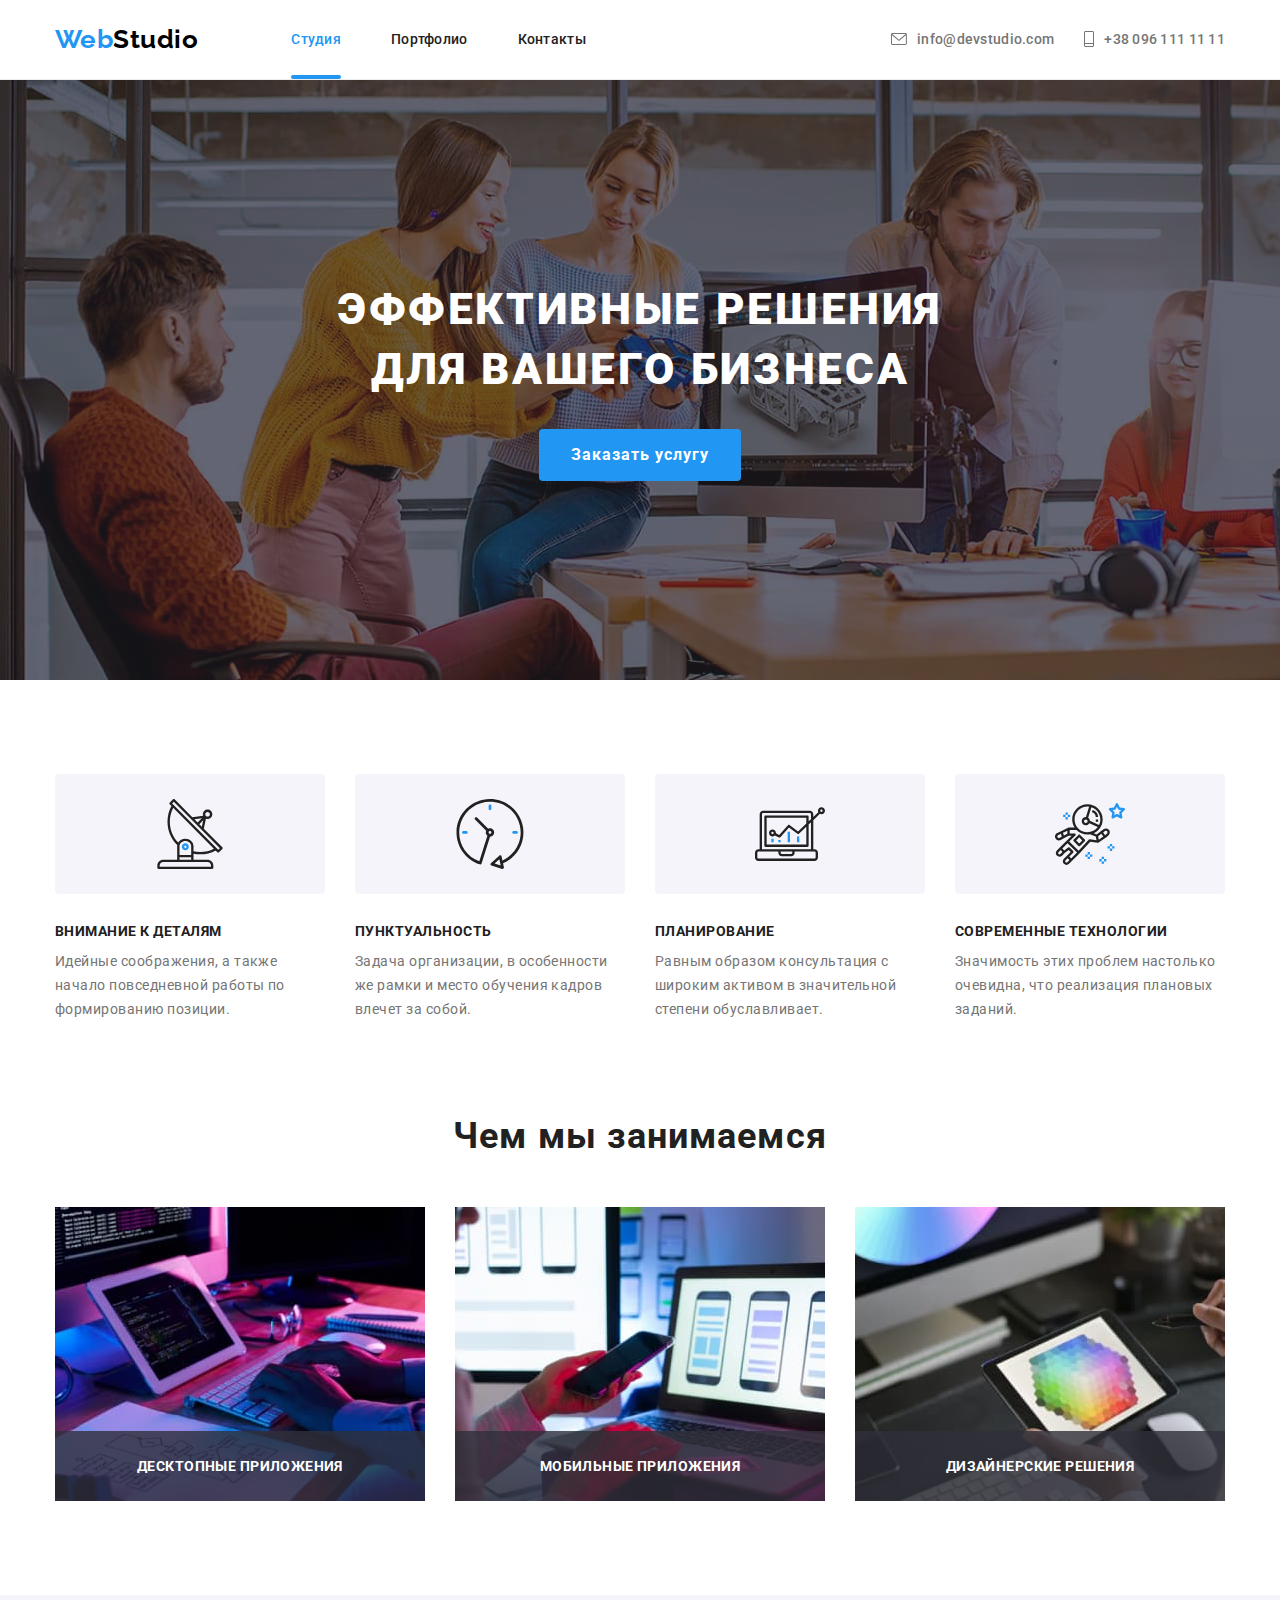
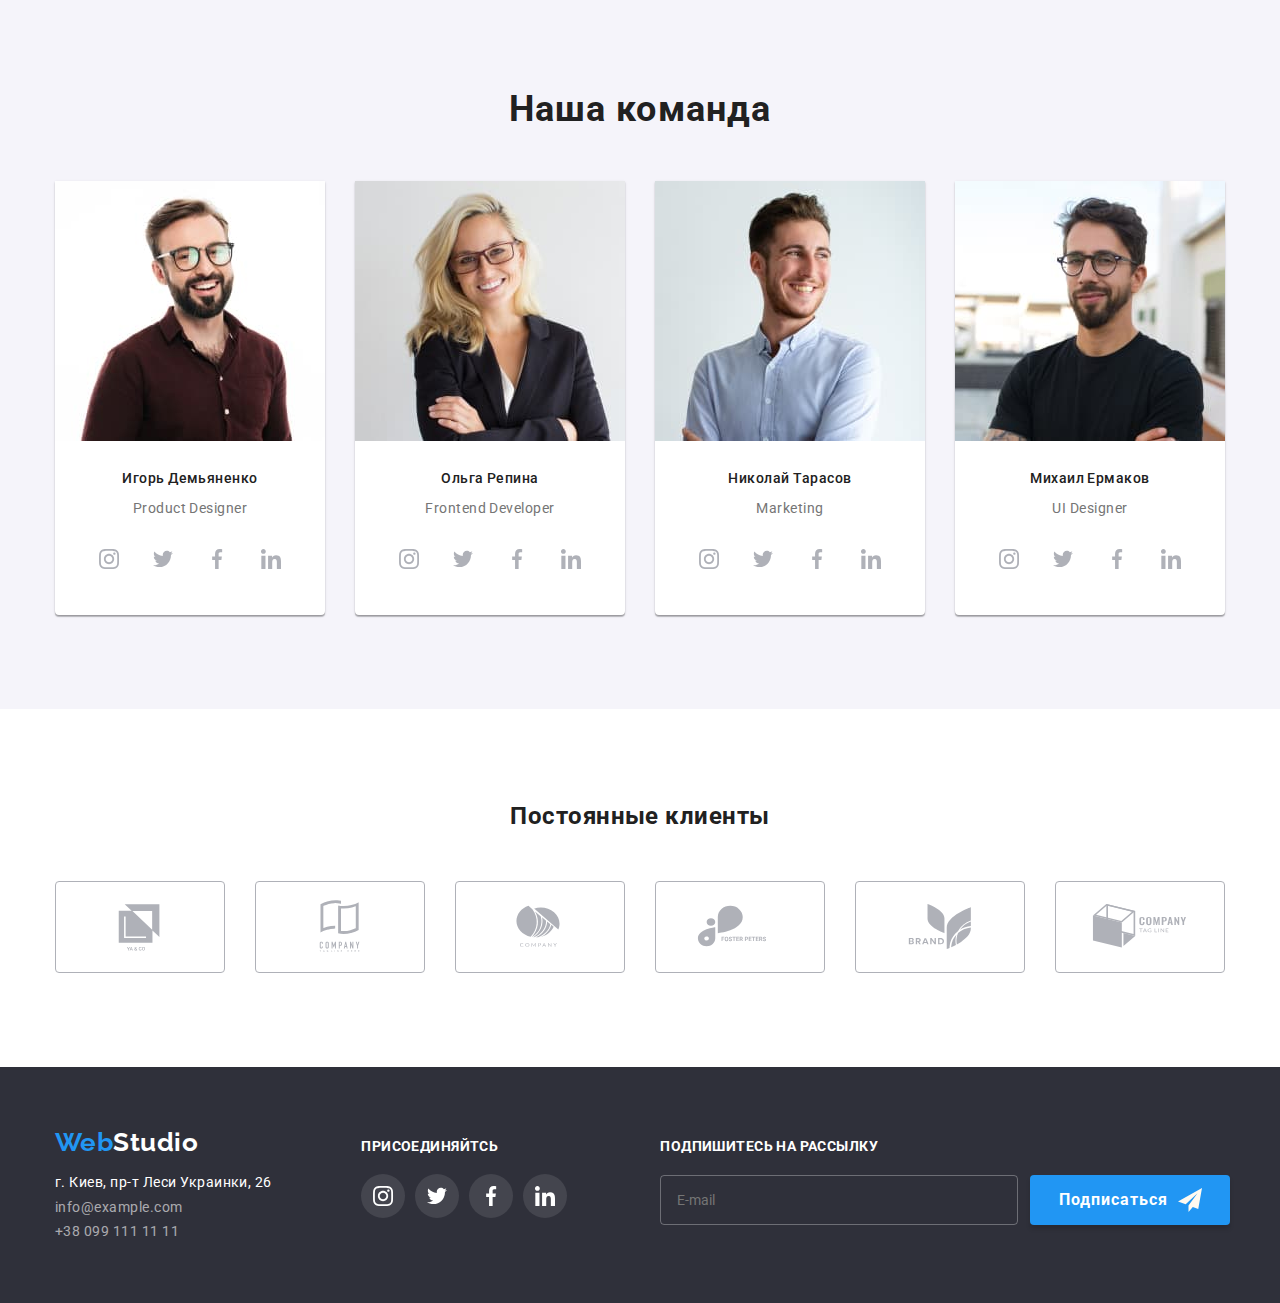
<file: index.html>
<!DOCTYPE html>
<html lang="en">
 <head>
   <meta charset="UTF-8"  />
  <title>Activebox</title>
  <link rel="stylesheet" href="./css/modern-normalize.css">
  <link href="https://fonts.googleapis.com/css2?family=Raleway:wght@700&family=Roboto:wght@400;500;700;900&display=swap" rel="stylesheet">   
  <link rel="stylesheet" href="./css/style.css">
 </head>
 <body>
  <header class="page-header">
    <div class="header-div container-flex">
      <nav class="nav-header">
       <a href="./" class="logo">
         <span class="logo-colorweb">Web</span><span class="logo-studio">Studio</span>
       </a>
       <ul class="site-nav list">
        <li class="li-header"><a href="" class="studio-title-blue current">Студия</a></li>
        <li class="li-header"><a href="portfolio.html" class="link">Портфолио</a></li>
        <li class="li-header"><a href="" class="link">Контакты</a></li>
      </ul>
    </nav>
      <ul class="auth-nav list">
        <li class="auth-li">
            <a href="mailto:info@devstudio.com" class="link-nav">
              <svg class="aria-label" aria-label="мейл" width="16px" height="12px">
                <use href="./images/icons.svg#icon-mail"></use>
              </svg>
             info@devstudio.com
            </a>
        </li>
        <li class="auth-li">
          <a href="tel:+380961111111" class="link-nav">
            <svg class="aria-label" aria-label="tel" width="10px" height="16px">
              <use href="./images/icons.svg#icon-phone"></use>
            </svg>
              +38 096 111 11 11
          </a>
        </li>
      </ul>
      </div>
    </header>
    <main>
      <section class="hero">
        <div class="container container-flex-hero">
        <h1 class="hero-title">ЭФФЕКТИВНЫЕ РЕШЕНИЯ <br>ДЛЯ ВАШЕГО БИЗНЕСА</h1>
        <button class="main-button" type="button" data-modal-open>Заказать услугу</button>
        </div>
      </section>
      <section class="section">
        <div class="feature-box container">
        <ul class="feature-list">
          <li class="feature-li">
            <div class="f-box">
              <svg width="70px" height="70px">
                <use href="./images/icons.svg#antenna"></use>
              </svg>
            </div>
            <h3 class="section-titleh3">ВНИМАНИЕ К ДЕТАЛЯМ </h3>
            <p class="text-main">Идейные соображения, а также начало повседневной работы по формированию позиции.</p>
          </li>
          <li class="feature-li">
            <div class="f-box">
              <svg width="70px" height="70px">
                <use href="./images/icons.svg#icon-clock-1"></use>
              </svg>
            </div>
            <h3 class="section-titleh3">ПУНКТУАЛЬНОСТЬ</h3>
            <p class="text-main">Задача организации, в особенности же рамки и место обучения кадров влечет за собой.</p>
          </li>
          <li class="feature-li">
            <div class="f-box">
              <svg width="70px" height="70px">
                <use href="./images/icons.svg#icon-diagram-1"></use>
              </svg>
            </div>
            <h3 class="section-titleh3">ПЛАНИРОВАНИЕ</h3>
            <p class="text-main">Равным образом консультация с широким активом в значительной степени обуславливает.</p>
          </li>
          <li class="feature-li">
            <div class="f-box">
              <svg width="70px" height="70px">
                <use href="./images/icons.svg#icon-astronaut-1"></use>
              </svg>
            </div>
            <h3 class="section-titleh3">СОВРЕМЕННЫЕ ТЕХНОЛОГИИ</h3>
            <p class="text-main">Значимость этих проблем настолько очевидна, что реализация плановых заданий.</p>
          </li>
        </ul>
      </div>
      </section>
      <section class="section-benefits section ">
        <div class="benefits-box container">
        <h2 class="section-titleh2">Чем мы занимаемся</h2>
        <ul class="content">
          <li class="specialization-list decor">
            <img src="images/imgg.jpg" alt="Чем мы занимаемся" width="370">
            <p class="occupation-info">Десктопные приложения</p>
          </li>
          <li class="specialization-list decor">
            <img src="images/img1.jpg" alt="Чем мы занимаемся" width="370">
            <p class="occupation-info">Мобильные приложения</p>
          </li>
          <li class="specialization-list decor">
            <img src="images/img2.jpg" alt="Чем мы занимаемся" width="370">
            <p class="occupation-info">Дизайнерские решения</p>
          </li>
        </ul>
      </div>
      </section>
      <section class="section team">
        <div class="div-team container">
          <h2 class="section-titleh2">Наша команда</h2>
           <ul class="section-ul-team">
          <li class="our-team-list">
            <img src="images/img3.jpg" alt="Игорь Демьяненко" width="270">
            <div class="team-box">
              <h3 class="section-titleh4">Игорь Демьяненко</h3>
              <p class="text-bot">Product Designer</p>
              <ul class="social list">
                <li>
                    <a href="">
                      <svg class="xbox" aria-label="инста" width="44px" height="44px">
                        <use href="./images/icons.svg#insta"></use>
                      </svg>
                    </a>
                </li>
                  <li>
                    <a href="">
                      <svg class="xbox" aria-label="твиттер" width="44px" height="44px">
                        <use href="./images/icons.svg#twitter"></use>
                      </svg>
                    </a>
                  </li>
                <li>
                  <a href="">
                    <svg class="xbox" aria-label="фб" width="44px" height="44px">
                      <use href="./images/icons.svg#facebook"></use>
                    </svg>
                  </a>
                </li>
                <li>
                  <a href="">
                    <svg class="xbox" aria-label="линк" width="44px" height="44px">
                      <use href="./images/icons.svg#linkedin"></use>
                    </svg>
                  </a>
                </li>
              </ul>
            </div>
          </li>
          <li class="our-team-list">
            <img src="images/img4.jpg" alt="Ольга Репина" width="270">
            <div class="team-box">
              <h3 class="section-titleh4">Ольга Репина</h3>
              <p class="text-bot">Frontend Developer</p>
              <ul class="social list">
                <li>
                    <a href="">
                      <svg class="xbox" aria-label="инста" width="44px" height="44px">
                        <use href="./images/icons.svg#insta"></use>
                      </svg>
                    </a>
                </li>
                <li>
                    <a href="">
                      <svg class="xbox" aria-label="твиттер" width="44px" height="44px">
                        <use href="./images/icons.svg#twitter"></use>
                      </svg>
                    </a>
                </li>
                <li>
                  <a href="">
                    <svg class="xbox" aria-label="фб" width="44px" height="44px">
                      <use href="./images/icons.svg#facebook"></use>
                    </svg>
                  </a>
                </li>
                <li>
                  <a href="">
                    <svg class="xbox" aria-label="линк" width="44px" height="44px">
                      <use href="./images/icons.svg#linkedin"></use>
                    </svg>
                  </a>
                </li>
              </ul>
          </div>
          </li>
          <li class="our-team-list">
           <img src="images/img5.jpg" alt="Николай Тарасов" width="270">
           <div class="team-box">
             <h3 class="section-titleh4">Николай Тарасов</h3>
             <p class="text-bot">Marketing</p>
             <ul class="social list">
              <li>
                  <a href="">
                    <svg class="xbox" aria-label="инста" width="44px" height="44px">
                      <use href="./images/icons.svg#insta"></use>
                    </svg>
                  </a>
              </li>
              <li>
                  <a href="">
                    <svg class="xbox" aria-label="твиттер" width="44px" height="44px">
                      <use href="./images/icons.svg#twitter"></use>
                    </svg>
                  </a>
                </li>
              <li>
                <a href="">
                  <svg class="xbox" aria-label="фб" width="44px" height="44px">
                    <use href="./images/icons.svg#facebook"></use>
                  </svg>
                </a>
              </li>
              <li>
                <a href="">
                  <svg class="xbox" aria-label="линк" width="44px" height="44px">
                    <use href="./images/icons.svg#linkedin"></use>
                  </svg>
                </a>
              </li>
            </ul>
          </div>
          </li>
          <li class="our-team-list">
            <img src="images/img6.jpg" alt="Михаил Ермаков" width="270">
            <div class="team-box">
              <h3 class="section-titleh4">Михаил Ермаков</h3>
              <p class="text-bot">UI Designer</p>
              <ul class="social list">
                <li>
                    <a href="">
                      <svg class="xbox" aria-label="инста" width="44px" height="44px">
                        <use href="./images/icons.svg#insta"></use>
                      </svg>
                    </a>
                </li>
             
                  <li>
                    <a href="">
                      <svg class="xbox" aria-label="твиттер" width="44px" height="44px">
                        <use href="./images/icons.svg#twitter"></use>
                      </svg>
                    </a>
                  </li>
               
                <li>
                  <a href="">
                    <svg class="xbox" aria-label="фб" width="44px" height="44px">
                      <use href="./images/icons.svg#facebook"></use>
                    </svg>
                  </a>
                </li>
                <li>
                  <a href="">
                    <svg class="xbox" aria-label="линк" width="44px" height="44px">
                      <use href="./images/icons.svg#linkedin"></use>
                    </svg>
                  </a>
                </li>
              </ul>
          </div>
          </li>
        </ul>
        </div>
      </section>
      <section class="clients section">
        <h2>Постоянные клиенты</h2>
        <ul class="clients-list list container">
          <li>
            <a href="">
              <svg aria-label="client">
                <use href="./images/icons.svg#icon-client1"></use>
              </svg>
            </a>
          </li>
          <li>
            <a href="">
              <svg  aria-label="client">
                <use href="./images/icons.svg#icon-client2"></use>
              </svg>
            </a>
          </li>
          <li>
            <a href="">
              <svg aria-label="client">
                <use href="./images/icons.svg#icon-client3"></use>
              </svg>
            </a>
          </li>
          <li>
            <a href="">
              <svg aria-label="client">
                <use href="./images/icons.svg#icon-client4"></use>
              </svg>
            </a>
          </li>
          <li>
            <a href="">
              <svg aria-label="client">
                <use href="./images/icons.svg#icon-client5"></use>
              </svg>
            </a>
          </li>
          <li>
            <a href="">
              <svg aria-label="client">
                <use href="./images/icons.svg#icon-client6"></use>
              </svg>
            </a>
          </li>
        </ul>
      </section>
    </main>
    <footer class="footer"> 
      <div class="container footer-flex">
        <div class="foot-info">
          <a href="/index.html" class="logo"><span class="logo-colorwebfooter">Web</span><span class="logo-studiofooter">Studio</span></a>
          <address class="address">
            <p class="address-p">г. Киев, пр-т Леси Украинки, 26</p>
            <ul class="footer-content list">
              <li>
                <a href="mailto:info@example.com" class="text-footer link">info@example.com</a>
              </li>
              <li>
                <a href="tel:+380991111111" class="text-footer link">+38 099 111 11 11</a>
              </li>
            </ul>
          </address>
          </div>
        <div class="footer-socials">
        <h2>Присоединяйтсь</h2>
        <ul>
          <li>
              <a href="">
                <svg aria-label="инста" width="44px" height="44px">
                  <use href="./images/icons.svg#insta"></use>
                </svg>
              </a>
          </li>
          <li>
              <a href="">
                <svg aria-label="твиттер" width="44px" height="44px">
                  <use href="./images/icons.svg#twitter"></use>
                </svg>
              </a>
          </li>
          <li>
            <a href="">
              <svg aria-label="фб" width="44px" height="44px">
                <use href="./images/icons.svg#facebook"></use>
              </svg>
            </a>
          </li>
          <li>
            <a href="">
              <svg aria-label="линк" width="44px" height="44px">
                <use href="./images/icons.svg#linkedin"></use>
              </svg>
            </a>
          </li>
        </ul>
      </div>
      <div class="type-email">
        <p>Подпишитесь на рассылку</p>
        <form>
          <input
            type="email"
            name="email"
            placeholder="E-mail"
          />
          <button type="submit" class="footer-button" >
            Подписаться
            <svg aria-label="send" class="footer-button-icon" width="24px" height="24px">
              <use href="./images/iconsvg.svg#send"></use>
            </svg>
          </button>
        </form>
      </div>
      </div>
   </footer>
   <div class="backdrop is-hidden" data-modal>
    <div class="modal">
      <button class="close" data-modal-close>
        <svg class="cross" width="18px" height="18px">
          <use href="./images/icons.svg#cross"></use>
        </svg>
      </button>
      <form class="form">
        <h2>Оставьте свои данные, мы вам перезвоним</h2>
        <div
          class="form-box"
          role="group"
        >
          <div class="form-field">
            <label for="name">Имя</label>

            <input
              class="input-field"
              type="text"
              name="username"
              id="name"
              placeholder=" "
            />

              <svg class="modal-icon-svg" width="18px" height="18px">
                <use href="./images/iconsvg.svg#black-person"></use>
              </svg>

          </div>

          <div class="form-field">
            <label for="phone">Телефон</label>

            <input class="input-field" type="tel" name="phone" id="phone" placeholder=" "/>

              <svg class="modal-icon-svg" width="18px" height="18px">
                <use href="./images/iconsvg.svg#black-phone"></use>
              </svg>

          </div>

          <div class="form-field">
            <label for="email">Почта</label>

            <input class="input-field" type="email" name="email" id="email" placeholder=" "/>

              <svg class="modal-icon-svg" width="18px" height="18px">
                <use href="./images/iconsvg.svg#black-email"></use>
              </svg>

          </div>

          <div class="form-field">
            <label for="comment">Комментарий</label>
            <textarea
              class="input-field"
              name="feedback"
              rows="3"
              placeholder="Введите текст"
              id="comment"
            ></textarea>
          </div>

          <div class="checkbox-box">
            <label class="label" for="checkbox">
              <input class="hidden-checkbox" type="checkbox" id="checkbox" />
              <span class="checkbox-icon">
                <svg width="16px" height="15px">
                  <use href="./images/iconsvg.svg#icon-check"></use>
                </svg>
              </span>
            
            <span>
              Соглашаюсь с рассылкой и принимаю&nbsp;
              <a href="">Условия договора</a>
            </span>
          </label>
          </div>

          <div class="button-submit">
            <button type="submit">Отправить</button>
          </div>
        </div>
      </form>
    </div>
  </div>
  <script src="./js/modal.js"></script>
  </body>
 </html>
</file>
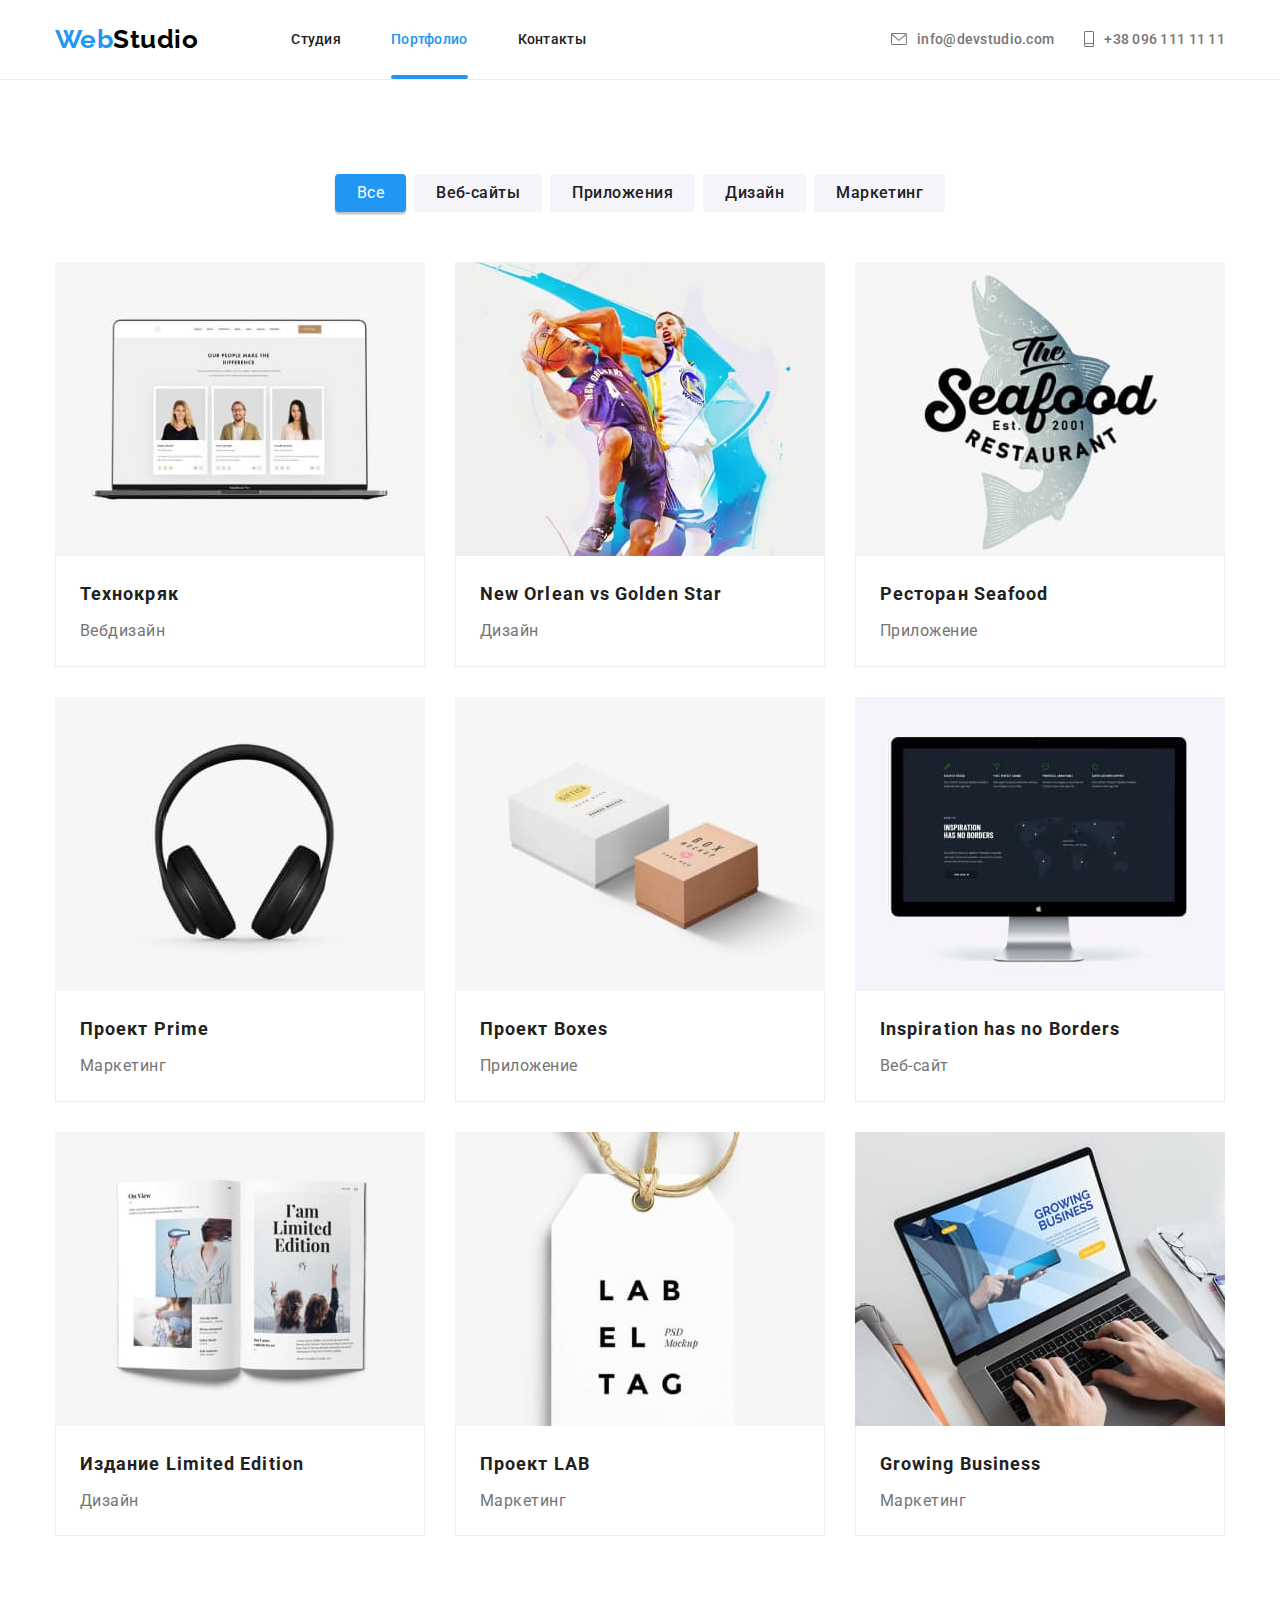
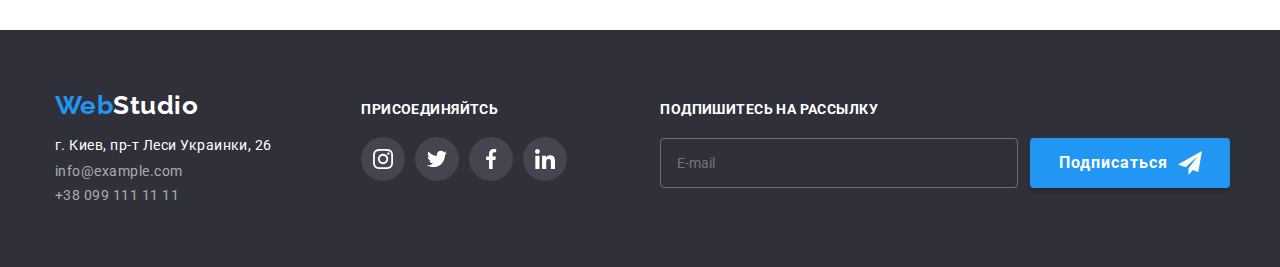
<file: portfolio.html>
<!DOCTYPE html>
<html lang="en">

<head>
  <meta charset="UTF-8" />
  <title>Activebox</title>
  <link rel="stylesheet" href="./css/modern-normalize.css">
  <link href="https://fonts.googleapis.com/css2?family=Raleway:wght@700&family=Roboto:wght@400;500;700;900&display=swap"
    rel="stylesheet">
  <link rel="stylesheet" href="./css/style.css">
</head>

<body class="body">
  <header class="page-header">
    <div class="header-div container-flex">
      <nav class="nav-header">
        <a href="./" class="logo">
          <span class="logo-colorweb">Web</span><span class="logo-studio">Studio</span>
        </a>
        <ul class="site-nav list">
          <li class="li-header"><a href="index.html" class="link">Студия</a></li>
          <li class="li-header"><a href="portfolio.html" class="studio-title-blue current">Портфолио</a></li>
          <li class="li-header"><a href="" class="link">Контакты</a></li>
        </ul>
      </nav>
      <ul class="auth-nav list">
        <li class="auth-li">
          <a href="mailto:info@devstudio.com" class="link-nav">
            <svg class="aria-label" aria-label="мейл" width="16px" height="12px">
              <use href="./images/icons.svg#icon-mail"></use>
            </svg>
            info@devstudio.com
          </a>
        </li>
        <li class="auth-li">
          <a href="tel:+380961111111" class="link-nav">
            <svg class="aria-label" aria-label="tel" width="10px" height="16px">
              <use href="./images/icons.svg#icon-phone"></use>
            </svg>
            +38 096 111 11 11
          </a>
        </li>
      </ul>
    </div>
  </header>
  <main>
    <section class="section">
      <div class="main container">
        <ul class="portfolio-menu list">
          <li>
            <a href="" class="portfolio-title-vse link">Все</a>
          </li>
          <li>
            <a href="" class="portfolio-title link">Веб-сайты</a>
          </li>
          <li>
            <a href="" class="portfolio-title link">Приложения</a>
          </li>
          <li>
            <a href="" class="portfolio-title link">Дизайн</a>
          </li>
          <li>
            <a href="" class="portfolio-title link">Маркетинг</a>
          </li>
        </ul>
        <ul class="main-portfolio list">
          <li class="portfolio-unit list">
            <a href="" class="link-portfolio">
            <div class="port-wrapper">
              <img src="images/img1(2).jpg" alt="" width="370">
              <p class="example-info">
                Технокряк это современная площадка распространения
                коронавируса. Компании используют эту платформу для
                цифрового шпионажа и атак на защищённые сервера конкурентов.
              </p>
            </div>
            <div class="port">
              <h3 class="portfolio-glav">Технокряк</h3>
              <p class="portfolio-text">Вебдизайн</p>
            </div>
          </a>
          </li>
          <li class="portfolio-unit list">
            <a href="" class="link-portfolio">
              <div class="port-wrapper">
                <img src="images/img2(2).jpg" alt="" width="370">
                <p class="example-info">
                  Технокряк это современная площадка распространения
                  коронавируса. Компании используют эту платформу для
                  цифрового шпионажа и атак на защищённые сервера конкурентов.
                </p>
              </div>
              <div class="port">
                <h3 class="portfolio-glav">New Orlean vs Golden Star</h3>
                <p class="portfolio-text">Дизайн</p>
              </div>
            </a>
          </li>
          <li class="portfolio-unit list">
            <a href="" class="link-portfolio">
            <div class="port-wrapper">
              <img src="images/img3(2).jpg" alt="" width="370">
              <p class="example-info">
                Технокряк это современная площадка распространения
                коронавируса. Компании используют эту платформу для
                цифрового шпионажа и атак на защищённые сервера конкурентов.
              </p>
            </div>
            <div class="port">
              <h3 class="portfolio-glav">Ресторан Seafood</h3>
              <p class="portfolio-text">Приложение</p>
            </div>
          </a>
          </li>
          <li class="portfolio-unit list"> 
              <a href="" class="link-portfolio">
            <div class="port-wrapper">
              <img src="images/img4(2).jpg" alt="" width="370">
              <p class="example-info">
                Технокряк это современная площадка распространения
                коронавируса. Компании используют эту платформу для
                цифрового шпионажа и атак на защищённые сервера конкурентов.
              </p>
            </div>
            <div class="port">
              <h3 class="portfolio-glav">Проект Prime</h3>
              <p class="portfolio-text">Маркетинг</p>
            </div>
          </a>
          </li>
          <li class="portfolio-unit list">
            <a href="" class="link-portfolio">
            <div class="port-wrapper">
              <img src="images/img5(2).jpg" alt="" width="370">
              <p class="example-info">
                Технокряк это современная площадка распространения
                коронавируса. Компании используют эту платформу для
                цифрового шпионажа и атак на защищённые сервера конкурентов.
              </p>
            </div>
            <div class="port">
              <h3 class="portfolio-glav">Проект Boxes</h3>
              <p class="portfolio-text">Приложение</p>
            </div>
          </a>
          </li>
          <li class="portfolio-unit list">  
            <a href="" class="link-portfolio">
            <div class="port-wrapper">
              <img src="images/img6(2).jpg" alt="" width="370">
              <p class="example-info">
                Технокряк это современная площадка распространения
                коронавируса. Компании используют эту платформу для
                цифрового шпионажа и атак на защищённые сервера конкурентов.
              </p>
            </div>
            <div class="port">
              <h3 class="portfolio-glav">Inspiration has no Borders</h3>
              <p class="portfolio-text">Веб-сайт</p>
            </div>
          </a>
          </li>
          <li class="portfolio-unit list">
            <a href="" class="link-portfolio">
            <div class="port-wrapper">

              <img src="images/img7(2).jpg" alt="" width="370">
              <p class="example-info">
                Технокряк это современная площадка распространения
                коронавируса. Компании используют эту платформу для
                цифрового шпионажа и атак на защищённые сервера конкурентов.
              </p>
            </div>
            <div class="port">
              <h3 class="portfolio-glav">Издание Limited Edition</h3>
              <p class="portfolio-text">Дизайн</p>
            </div>
          </a>
          </li>
          <li class="portfolio-unit list">
            <a href="" class="link-portfolio">
            <div class="port-wrapper">
              <img src="images/img8(2).jpg" alt="" width="370">
              <p class="example-info">
                Технокряк это современная площадка распространения
                коронавируса. Компании используют эту платформу для
                цифрового шпионажа и атак на защищённые сервера конкурентов.
              </p>
            </div>
            <div class="port">
              <h3 class="portfolio-glav">Проект LAB</h3>
              <p class="portfolio-text">Маркетинг</p>
            </div>
          </a>
          </li>
          <li class="portfolio-unit list">
            <a href="" class="link-portfolio">
            <div class="port-wrapper">
              <img src="images/img9(2).jpg" alt="" width="370">
              <p class="example-info">
                Технокряк это современная площадка распространения
                коронавируса. Компании используют эту платформу для
                цифрового шпионажа и атак на защищённые сервера конкурентов.
              </p>
            </div>
            <div class="port">
              <h3 class="portfolio-glav">Growing Business</h3>
              <p class="portfolio-text">Маркетинг</p>
            </div>
          </a>
          </li>
        </ul>
      </div>
    </section>
  </main>
  <footer class="footer">
    <div class="container footer-flex">
      <div class="foot-info">
        <a href="/index.html" class="logo"><span class="logo-colorwebfooter">Web</span><span
            class="logo-studiofooter">Studio</span></a>
        <address class="address">
          <p class="address-p">г. Киев, пр-т Леси Украинки, 26</p>
          <ul class="footer-content list">
            <li>
              <a href="mailto:info@example.com" class="text-footer link">info@example.com</a>
            </li>
            <li>
              <a href="tel:+380991111111" class="text-footer link">+38 099 111 11 11</a>
            </li>
          </ul>
        </address>
      </div>
      <div class="footer-socials">
        <h2>Присоединяйтсь</h2>
        <ul>
          <li>
            <a href="">
              <svg aria-label="инста" width="44px" height="44px">
                <use href="./images/icons.svg#insta"></use>
              </svg>
            </a>
          </li>
          <li>
            <a href="">
              <svg aria-label="твиттер" width="44px" height="44px">
                <use href="./images/icons.svg#twitter"></use>
              </svg>
            </a>
          </li>
          <li>
            <a href="">
              <svg aria-label="фб" width="44px" height="44px">
                <use href="./images/icons.svg#facebook"></use>
              </svg>
            </a>
          </li>
          <li>
            <a href="">
              <svg aria-label="линк" width="44px" height="44px">
                <use href="./images/icons.svg#linkedin"></use>
              </svg>
            </a>
          </li>
        </ul>
      </div>
      <div class="type-email">
        <p>Подпишитесь на рассылку</p>
        <form>
          <input
            type="email"
            name="email"
            placeholder="E-mail"
          />
          <button type="submit" class="footer-button" >
            Подписаться
            <svg aria-label="send" class="footer-button-icon" width="24px" height="24px">
              <use href="./images/iconsvg.svg#send"></use>
            </svg>
          </button>
        </form>
      </div>
    </div>
  </footer>
</body>

</html>
</file>
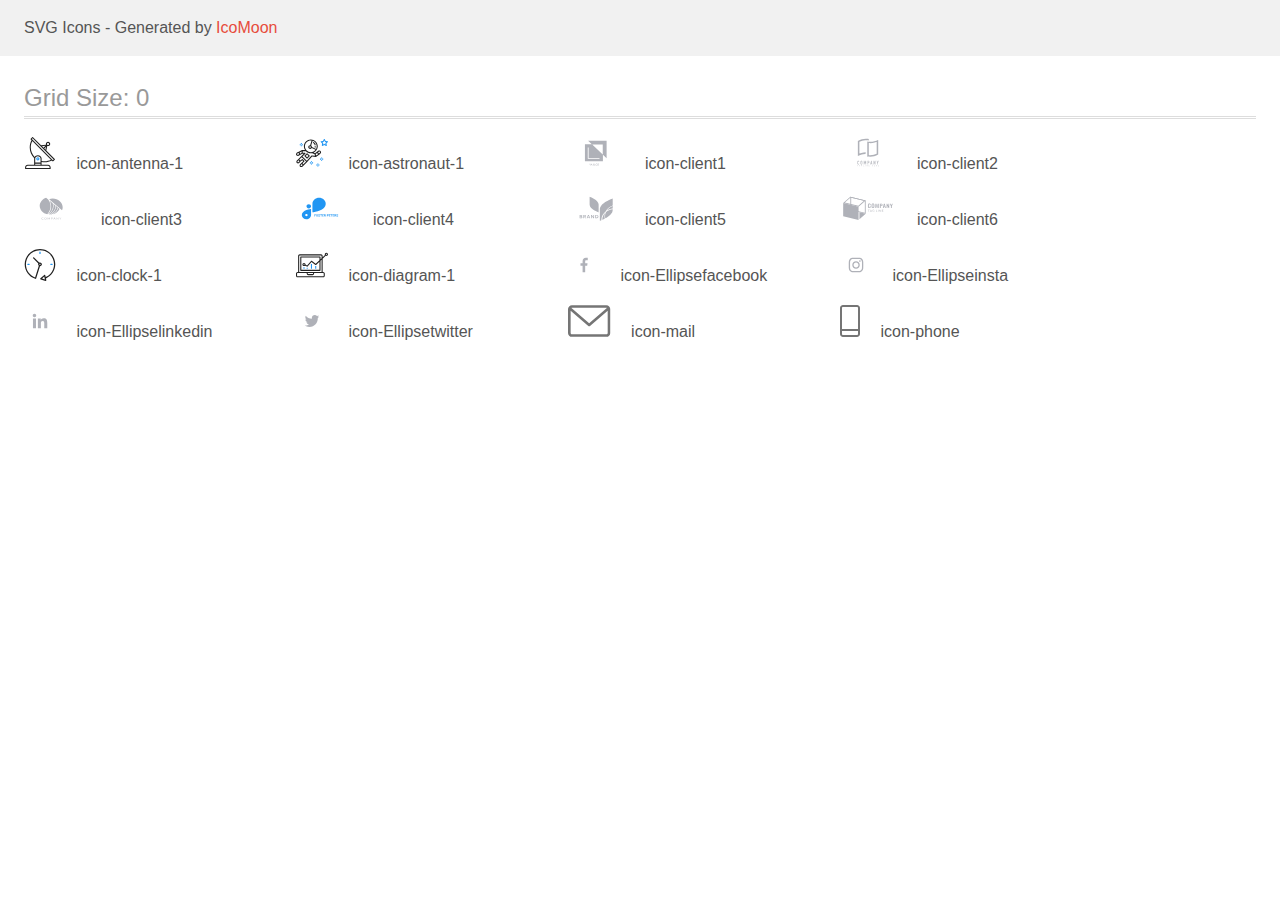
<file: images/icomoon/demo.html>
<!doctype html>
<html>
<head>
    <title>IcoMoon - SVG Icons</title>
    <meta charset="utf-8">
    <meta name="viewport" content="width=device-width, initial-scale=1">
    <link rel="stylesheet" href="demo-files/demo.css">
    <link rel="stylesheet" href="style.css">
</head>
<body>
<svg aria-hidden="true" style="position: absolute; width: 0; height: 0; overflow: hidden;" version="1.1" xmlns="http://www.w3.org/2000/svg" xmlns:xlink="http://www.w3.org/1999/xlink">
<defs>
<symbol id="icon-antenna-1" viewBox="0 0 32 32">
<path fill="#212121" style="fill: var(--color1, #212121)" d="M30.773 22.098l-8.443-8.505 0.937-4.616c0.225 0.090 0.485 0.144 0.758 0.146h0.007c0.008 0 0.017 0 0.026 0 1.192 0 2.159-0.967 2.159-2.159s-0.967-2.159-2.159-2.159c-1.192 0-2.159 0.967-2.159 2.159 0 0.259 0.046 0.508 0.13 0.739l-0.005-0.015-4.96 0.606-8.091-8.133c-0.096-0.098-0.229-0.159-0.376-0.16h-0c-0.14 0.001-0.274 0.057-0.373 0.155l-1.512 1.504c-0.096 0.097-0.156 0.23-0.156 0.377s0.060 0.281 0.156 0.377v0l0.814 0.825c-1.143 2.062-1.816 4.522-1.816 7.139 0 4.106 1.656 7.824 4.336 10.525l-0.001-0.001c0.043 0.041 0.092 0.074 0.146 0.097-0.032 0.164-0.051 0.353-0.052 0.546v6.188h-6.4c-1.472 0.001-2.666 1.194-2.667 2.666v1.067c0 0.295 0.239 0.534 0.534 0.534h24.534c0.294 0 0.533-0.239 0.533-0.534v-1.067c-0.002-1.472-1.195-2.665-2.666-2.666h-6.4v-2.742c1.003 0.21 2.024 0.317 3.049 0.32 2.58-0.003 5.005-0.663 7.117-1.822l-0.077 0.039 0.818 0.823c0.099 0.101 0.235 0.159 0.376 0.16 0.14-0.001 0.274-0.057 0.373-0.155l1.512-1.504c0.096-0.097 0.156-0.23 0.156-0.377s-0.060-0.281-0.156-0.377v0zM23.28 6.233c0.193-0.192 0.459-0.31 0.752-0.31 0.589 0 1.067 0.478 1.067 1.066s-0.477 1.066-1.067 1.066c-0 0-0 0-0 0h-0.004c-0.587-0.003-1.061-0.479-1.061-1.066 0-0.295 0.12-0.563 0.314-0.756l0-0h-0.002zM22.024 9.737l-0.598 2.946-1.175-1.183 1.774-1.763zM21.419 8.835l-1.92 1.909-1.486-1.493 3.406-0.416zM24.004 28.8c0.884 0 1.6 0.716 1.6 1.6v0 0.534h-23.466v-0.534c0-0.884 0.716-1.6 1.6-1.6v0h20.267zM16.538 26.666v1.067h-5.334v-1.067h5.334zM11.204 25.6v-4.053c0-1.294 1.196-2.346 2.667-2.346s2.667 1.053 2.667 2.346v4.053h-5.334zM17.604 23.904v-2.357c0-1.882-1.675-3.413-3.733-3.413-0.017-0-0.038-0-0.058-0-1.353 0-2.54 0.707-3.213 1.771l-0.009 0.016c-2.36-2.482-3.812-5.846-3.812-9.55 0-2.314 0.567-4.496 1.569-6.414l-0.036 0.077 18.602 18.709c-1.823 0.947-3.979 1.502-6.266 1.502-1.079 0-2.128-0.124-3.136-0.357l0.093 0.018zM28.893 23.22l-21.057-21.181 0.754-0.752 7.935 7.98c0.004 0 0.006 0.007 0.010 0.010l13.114 13.191-0.757 0.752z"></path>
<path fill="#2196f3" style="fill: var(--color2, #2196f3)" d="M13.876 20.267h-0.005c-0.001 0-0.002 0-0.002 0-0.884 0-1.6 0.716-1.6 1.6s0.715 1.599 1.597 1.6h0.005c0.001 0 0.001 0 0.002 0 0.884 0 1.6-0.716 1.6-1.6s-0.715-1.599-1.598-1.6h-0zM14.249 22.245c-0.096 0.096-0.229 0.155-0.376 0.155-0.295 0-0.534-0.239-0.534-0.534s0.238-0.533 0.532-0.533h0c0.293 0.001 0.531 0.239 0.531 0.533 0 0.148-0.060 0.282-0.157 0.378l-0 0h0.005z"></path>
</symbol>
<symbol id="icon-astronaut-1" viewBox="0 0 32 32">
<path fill="#2196f3" style="fill: var(--color2, #2196f3)" d="M31.974 4.524c-0.064-0.191-0.227-0.332-0.427-0.362l-0.003-0-1.911-0.278-0.855-1.731c-0.179-0.365-0.777-0.365-0.956 0l-0.855 1.731-1.911 0.278c-0.26 0.039-0.457 0.26-0.457 0.528 0 0.15 0.062 0.285 0.161 0.382l1.383 1.348-0.326 1.903c-0.034 0.2 0.048 0.402 0.212 0.522 0.166 0.12 0.383 0.135 0.562 0.040l1.709-0.899 1.709 0.899c0.072 0.038 0.157 0.061 0.247 0.061 0.295 0 0.534-0.239 0.534-0.534 0-0.031-0.003-0.062-0.008-0.092l0 0.003-0.326-1.903 1.383-1.348c0.099-0.097 0.161-0.233 0.161-0.382 0-0.059-0.009-0.115-0.027-0.168l0.001 0.004zM29.511 5.851c-0.126 0.122-0.183 0.299-0.153 0.472l0.191 1.114-1-0.526c-0.072-0.039-0.158-0.062-0.249-0.062s-0.177 0.023-0.252 0.063l0.003-0.001-1 0.526 0.191-1.114c0.005-0.027 0.008-0.059 0.008-0.091 0-0.149-0.061-0.285-0.16-0.381l-0-0-0.811-0.79 1.119-0.162c0.174-0.025 0.324-0.134 0.402-0.292l0.5-1.013 0.5 1.013c0.078 0.158 0.228 0.267 0.402 0.292l1.119 0.162-0.809 0.79zM26.134 20.522h-1.067v1.067h1.067v-1.067zM26.134 22.656h-1.067v1.066h1.067v-1.066zM27.2 21.589h-1.067v1.067h1.067v-1.067zM25.067 21.589h-1.067v1.067h1.067v-1.067zM22.4 26.389h-1.067v1.067h1.067v-1.067zM22.4 28.523h-1.067v1.067h1.067v-1.067zM23.467 27.456h-1.067v1.067h1.067v-1.067zM21.334 27.456h-1.067v1.067h1.067v-1.067zM16 24.256h-1.066v1.067h1.066v-1.067zM16 26.389h-1.066v1.067h1.066v-1.067zM17.067 25.322h-1.067v1.067h1.067v-1.067zM14.934 25.322h-1.067v1.067h1.067v-1.067zM5.867 6.122h-1.066v1.066h1.066v-1.066zM5.867 8.256h-1.066v1.066h1.066v-1.066zM6.933 7.189h-1.067v1.067h1.066v-1.067zM4.8 7.189h-1.067v1.067h1.067v-1.067z"></path>
<path fill="#212121" style="fill: var(--color1, #212121)" d="M24.715 14.16c-0.28-0.376-0.698-0.636-1.179-0.703l-0.009-0.001c-0.076-0.012-0.164-0.018-0.254-0.018-0.411 0-0.789 0.139-1.090 0.373l0.004-0.003-1.253 0.96-1.898 1.417-1.358-0.541c2.421-1.086 4.113-3.508 4.113-6.32 0-3.823-3.122-6.934-6.961-6.934s-6.961 3.11-6.961 6.934c0 1.386 0.415 2.674 1.12 3.759l-2.768-0.024c-0.009 0-0.016 0.005-0.023 0.005-0.057 0.003-0.11 0.014-0.159 0.033l0.004-0.001c-0.013 0.005-0.026 0.007-0.038 0.013-0.006 0.003-0.013 0.003-0.019 0.006l-3.233 1.596c-0 0-0.001 0-0.001 0.001l-1.893 0.91c-0.024 0.011-0.045 0.023-0.065 0.036l0.001-0.001c-0.482 0.324-0.795 0.867-0.795 1.483 0 0.297 0.073 0.577 0.201 0.823l-0.005-0.010c0.22 0.424 0.592 0.742 1.043 0.885l0.013 0.003c0.161 0.053 0.345 0.083 0.537 0.083 0.308 0 0.598-0.078 0.851-0.216l-0.009 0.005 1.388-0.738 2.264-1.169 1.357-0.008-5.442 5.415c0 0.001-0.001 0.001-0.001 0.001l-1.339 1.333c-0.303 0.299-0.491 0.714-0.491 1.173 0 0.002 0 0.003 0 0.005v-0c0.002 0.919 0.748 1.664 1.667 1.664 0.001 0 0.002 0 0.002 0h-0c0.428 0 0.854-0.162 1.18-0.485l1.314-1.309 1.741-1.3 0.901 0.897-3.102 3.088c-0.303 0.299-0.491 0.714-0.491 1.173 0 0.001 0 0.003 0 0.004v-0c0 0.445 0.174 0.864 0.49 1.179 0.302 0.3 0.717 0.485 1.176 0.485 0.001 0 0.002 0 0.003 0h-0c0.427 0 0.855-0.162 1.18-0.485l4.488-4.472c0.007-0.006 0.016-0.009 0.022-0.016l5.166-5.658 3.471 0.494c0.025 0.004 0.050 0.006 0.075 0.006 0.064 0 0.127-0.016 0.187-0.038 0.017-0.006 0.032-0.015 0.049-0.023 0.019-0.010 0.039-0.015 0.058-0.027l3.213-2.133c0.012-0.008 0.018-0.021 0.029-0.030 0.013-0.010 0.029-0.014 0.041-0.026l1.271-1.191c0.348-0.326 0.564-0.787 0.564-1.3 0-0.4-0.132-0.769-0.355-1.066l0.003 0.005zM2.13 17.77c-0.098 0.054-0.215 0.086-0.34 0.086-0.078 0-0.153-0.013-0.224-0.036l0.005 0.001c-0.294-0.093-0.504-0.364-0.504-0.683 0-0.235 0.114-0.444 0.289-0.575l0.002-0.001 1.314-0.632 0.316 0.924 0.133 0.389-0.992 0.527zM5.627 15.942l-1.548 0.8-0.255-0.746-0.184-0.537 2.027-1.001-0.040 1.484zM20.727 9.322c0 0.918-0.219 1.785-0.599 2.56l-4.181-1.899c-0.044-0.575-0.342-1.072-0.782-1.384l-0.006-0.004 1.464-4.861c2.377 0.757 4.104 2.975 4.104 5.588zM8.938 9.322c0-3.235 2.644-5.867 5.894-5.867 0.253 0 0.5 0.022 0.745 0.053l-1.432 4.753c-0.019 0-0.037-0.006-0.057-0.006-0 0-0.001 0-0.001 0-1.032 0-1.869 0.835-1.872 1.867v0c0.003 1.031 0.84 1.867 1.872 1.867 0 0 0 0 0.001 0h-0c0.695 0 1.295-0.383 1.618-0.944l3.863 1.755c-1.075 1.447-2.795 2.39-4.737 2.39-3.25 0-5.894-2.632-5.894-5.867zM14.895 10.122c0 0.441-0.362 0.8-0.806 0.8-0 0-0.001 0-0.001 0-0.443 0-0.802-0.358-0.804-0.8v-0c0-0.441 0.361-0.8 0.806-0.8s0.806 0.359 0.806 0.8zM2.464 25.146c-0.11 0.109-0.261 0.176-0.428 0.176s-0.317-0.067-0.427-0.175l0 0c-0.109-0.108-0.176-0.257-0.176-0.422s0.067-0.314 0.176-0.422l0-0 0.962-0.959 0.852 0.848-0.959 0.954zM5.678 28.88c-0.11 0.109-0.261 0.176-0.428 0.176s-0.317-0.067-0.427-0.175l0 0c-0.109-0.108-0.176-0.257-0.176-0.422s0.067-0.314 0.176-0.422l0-0 0.963-0.959 0.852 0.848-0.96 0.955zM9.16 25.411l-0.001 0.001-1.765 1.76-0.852-0.848 1.765-1.757c0.040-0.040 0.065-0.088 0.090-0.136 0.007-0.014 0.020-0.026 0.026-0.040 0.016-0.041 0.019-0.085 0.026-0.128 0.003-0.025 0.014-0.048 0.014-0.073 0-0.035-0.013-0.070-0.020-0.105-0.006-0.032-0.006-0.064-0.019-0.096-0.025-0.053-0.055-0.098-0.092-0.138l0 0c-0.010-0.012-0.014-0.026-0.025-0.038h-0.001s0-0.001-0.001-0.002l-1.607-1.6c-0.017-0.017-0.039-0.024-0.058-0.038-0.025-0.021-0.054-0.040-0.084-0.056l-0.003-0.001c-0.026-0.012-0.058-0.023-0.090-0.031l-0.003-0.001c-0.030-0.009-0.065-0.017-0.101-0.020l-0.002-0c-0.007-0-0.015-0-0.023-0-0.026 0-0.051 0.002-0.075 0.005l0.003-0c-0.036 0.005-0.069 0.009-0.104 0.021s-0.064 0.027-0.094 0.045c-0.020 0.011-0.043 0.015-0.061 0.029l-1.774 1.324-0.901-0.897 2.399-2.386 4.36 4.289-0.928 0.919zM15.979 18.394c-0.016-0.002-0.030 0.004-0.046 0.003-0.008-0-0.017-0.001-0.027-0.001-0.031 0-0.062 0.003-0.092 0.008l0.003-0c-0.070 0.011-0.132 0.035-0.187 0.070l0.002-0.001c-0.030 0.018-0.057 0.037-0.083 0.061-0.013 0.011-0.028 0.016-0.040 0.029l-4.698 5.146-4.328-4.256 2.833-2.818c0.096-0.097 0.156-0.23 0.156-0.377 0-0.295-0.239-0.534-0.534-0.534-0.001 0-0.001 0-0.002 0h0l-2.219 0.013 0.028-1.607 3.104 0.027c1.264 1.297 3.027 2.101 4.978 2.101 0.001 0 0.002 0 0.003 0h-0c0.438 0 0.864-0.046 1.28-0.122 0.040 0.032 0.080 0.064 0.129 0.085l2.41 0.96 0.152 0.758 0.178 0.886-3.003-0.427zM20.020 18.572l-0.313-1.558 1.446-1.080 0.946 1.257-2.080 1.381zM23.773 15.741l-0.837 0.785-0.931-1.236 0.831-0.637c0.155-0.119 0.351-0.168 0.543-0.143 0.193 0.027 0.364 0.128 0.48 0.284 0.088 0.117 0.141 0.265 0.141 0.426 0 0.206-0.087 0.391-0.226 0.521l-0 0z"></path>
<path fill="#212121" style="fill: var(--color1, #212121)" d="M13.602 18.544l-2.143-2.134c-0.096-0.096-0.229-0.155-0.376-0.155s-0.28 0.059-0.376 0.155l-2.143 2.133c-0.097 0.097-0.156 0.23-0.156 0.378s0.060 0.281 0.156 0.378l-0-0 2.142 2.134c0.096 0.096 0.229 0.156 0.376 0.156s0.28-0.059 0.376-0.156v0l2.143-2.134c0.097-0.097 0.157-0.23 0.157-0.378s-0.060-0.281-0.157-0.378l-0-0zM11.083 20.303l-1.387-1.381 1.386-1.381 1.387 1.381-1.387 1.381zM17.164 5.071l-0.258 1.036c0.071 0.018 1.738 0.452 1.738 2.149h1.067c0-2.017-1.666-2.965-2.547-3.184zM19.711 9.322h-1.067v1.066h1.067v-1.066z"></path>
</symbol>
<symbol id="icon-client1" viewBox="0 0 57 32">
<path fill="#afb1b8" style="fill: var(--color3, #afb1b8)" d="M20.267 3.733l3.738 3.538-6.938-0.004v17.167h18.133v-6.564l3.733 3.534v-17.671h-18.667zM35.036 17.455l-10.597-10.032h10.597v10.032zM31.746 21.923h-11.81v-11.545h0.835v10.763h10.975v0.781zM22.725 26.72l-0.436 0.899-0.436-0.899h-0.366l0.637 1.198v0.698h0.331v-0.698l0.635-1.198h-0.364zM23.274 28.616l0.154-0.442h0.734l0.155 0.442h0.344l-0.717-1.896h-0.296l-0.716 1.896h0.342zM23.794 27.123l0.275 0.786h-0.549l0.275-0.787zM25.531 27.863c-0.045 0.067-0.071 0.149-0.071 0.238 0 0.001 0 0.002 0 0.003v-0c0 0.16 0.056 0.29 0.168 0.389s0.263 0.149 0.45 0.149c0.188 0 0.349-0.051 0.485-0.153l0.107 0.126h0.367l-0.278-0.33c0.109-0.149 0.164-0.341 0.164-0.574h-0.275c0 0.128-0.027 0.244-0.079 0.348l-0.366-0.432 0.129-0.094c0.078-0.053 0.144-0.119 0.195-0.195l0.002-0.003c0.038-0.061 0.060-0.136 0.060-0.216 0-0.001 0-0.002 0-0.003v0c0-0.002 0-0.005 0-0.007 0-0.117-0.051-0.221-0.132-0.293l-0-0c-0.084-0.076-0.197-0.123-0.32-0.123-0.007 0-0.013 0-0.020 0l0.001-0c-0.153 0-0.274 0.044-0.364 0.13s-0.135 0.203-0.135 0.352c0 0.061 0.014 0.123 0.043 0.189 0.030 0.065 0.082 0.144 0.155 0.237-0.14 0.101-0.235 0.188-0.282 0.261zM26.387 28.283c-0.081 0.066-0.185 0.106-0.299 0.107h-0c-0.005 0-0.010 0-0.015 0-0.082 0-0.156-0.031-0.212-0.083l0 0c-0.052-0.052-0.085-0.123-0.085-0.203 0-0.004 0-0.007 0-0.011l-0 0.001c0-0.101 0.052-0.192 0.156-0.271l0.041-0.029 0.414 0.489zM26.047 27.443c-0.090-0.11-0.134-0.202-0.134-0.275 0-0.063 0.019-0.116 0.055-0.157 0.034-0.039 0.084-0.063 0.139-0.063 0.003 0 0.005 0 0.008 0h-0c0.002-0 0.004-0 0.007-0 0.052 0 0.1 0.020 0.135 0.054l-0-0c0.037 0.035 0.056 0.077 0.056 0.126 0 0.002 0 0.005 0 0.007 0 0.071-0.031 0.134-0.080 0.177l-0 0-0.041 0.032-0.145 0.099zM29.133 28.473c0.13-0.114 0.205-0.272 0.224-0.474h-0.328c-0.018 0.135-0.059 0.232-0.124 0.29s-0.163 0.087-0.292 0.087c-0.141 0-0.249-0.054-0.323-0.162s-0.11-0.264-0.11-0.469v-0.167c0.002-0.203 0.041-0.355 0.117-0.46 0.077-0.105 0.188-0.157 0.331-0.157 0.123 0 0.217 0.030 0.28 0.091s0.104 0.158 0.12 0.294h0.328c-0.021-0.207-0.095-0.368-0.222-0.482s-0.296-0.171-0.506-0.171c-0.155 0-0.292 0.037-0.411 0.111-0.119 0.076-0.213 0.183-0.27 0.31l-0.002 0.005c-0.060 0.133-0.096 0.288-0.096 0.451 0 0.008 0 0.016 0 0.023l-0-0.001v0.177c0.003 0.174 0.035 0.327 0.098 0.46s0.151 0.234 0.266 0.306c0.116 0.071 0.249 0.107 0.4 0.107 0.216 0 0.389-0.056 0.519-0.169zM31.069 28.207c0.064-0.141 0.097-0.304 0.097-0.49v-0.105c0-0.006 0-0.013 0-0.020 0-0.169-0.036-0.329-0.102-0.473l0.003 0.007c-0.060-0.134-0.156-0.243-0.274-0.318l-0.003-0.002c-0.119-0.075-0.256-0.112-0.411-0.112s-0.291 0.037-0.411 0.113c-0.119 0.075-0.211 0.182-0.277 0.324-0.062 0.137-0.098 0.297-0.098 0.466 0 0.008 0 0.016 0 0.025l-0-0.001v0.107c0.001 0.181 0.034 0.341 0.099 0.48 0.066 0.139 0.159 0.246 0.279 0.322 0.121 0.075 0.258 0.112 0.411 0.112 0.156 0 0.293-0.037 0.412-0.112 0.119-0.076 0.212-0.183 0.276-0.323zM30.716 27.135c0.080 0.112 0.119 0.274 0.119 0.484v0.099c0 0.213-0.039 0.376-0.118 0.487-0.078 0.111-0.19 0.167-0.336 0.167-0.004 0-0.009 0-0.014 0-0.134 0-0.253-0.067-0.324-0.17l-0.001-0.001c-0.081-0.114-0.121-0.275-0.121-0.483v-0.109c0.002-0.204 0.043-0.362 0.122-0.473 0.071-0.102 0.188-0.168 0.321-0.168 0.005 0 0.010 0 0.014 0l-0.001-0c0.146 0 0.259 0.056 0.338 0.168z"></path>
</symbol>
<symbol id="icon-client2" viewBox="0 0 57 32">
<path fill="#afb1b8" style="fill: var(--color3, #afb1b8)" d="M26.727 3.165h-0.073c-0.112-0.007-0.224-0.010-0.336-0.012h-0.243c-0.212 0-0.428 0.005-0.642 0.016-0.007-0.001-0.016-0.001-0.024-0.001s-0.017 0-0.025 0.001l0.001-0c-2.059 0.12-3.971 0.635-5.699 1.47l0.090-0.039-0.23 0.111v11.809l0.54-0.183c0.474-0.163 0.978-0.309 1.5-0.445 1.29-0.345 2.775-0.553 4.305-0.573l0.012-0v1.551c-0.193 0.001-0.38 0.006-0.568 0.016h-0.045c-1.212 0.068-2.348 0.25-3.442 0.537l0.12-0.027c-1.503 0.382-2.82 0.91-4.044 1.586l0.087-0.044v-15.145c1.195-0.711 2.578-1.29 4.042-1.665l0.11-0.024c1.173-0.315 2.52-0.499 3.909-0.505h0.231c0.273 0.007 0.539 0.019 0.788 0.038 0.658 0.046 1.31 0.15 1.949 0.311v1.527c-0.544-0.133-1.189-0.234-1.849-0.282l-0.039-0.002-0.039-0.003c-0.132-0.011-0.263-0.022-0.386-0.022zM29.415 4.726c0.339 0.026 0.69 0.038 1.044 0.038 1.464-0.006 2.881-0.198 4.231-0.554l-0.117 0.026c1.502-0.383 2.819-0.912 4.043-1.587l-0.087 0.044v14.875c-1.195 0.71-2.578 1.289-4.042 1.665l-0.11 0.024c-1.173 0.314-2.52 0.498-3.91 0.503h-0.004c-0.029 0-0.062 0-0.096 0-1.020 0-2.010-0.128-2.955-0.368l0.083 0.018v-14.972c0.229 0.053 0.466 0.102 0.706 0.142 0.394 0.067 0.81 0.115 1.214 0.145zM36.985 4.842l-0.54 0.181c-0.496 0.167-0.997 0.316-1.5 0.449-1.344 0.36-2.888 0.569-4.48 0.575h-0.004c-0.352 0-0.676-0.010-0.989-0.030l-0.43-0.028v12.148l0.37 0.032c0.342 0.030 0.696 0.045 1.052 0.045 1.257-0.006 2.473-0.172 3.631-0.48l-0.1 0.023c1.059-0.269 1.977-0.608 2.848-1.031l-0.088 0.039 0.23-0.111v-11.812z"></path>
<path fill="#afb1b8" style="fill: var(--color3, #afb1b8)" d="M19.060 24.113c-0.145-0.15-0.348-0.243-0.572-0.243-0.010 0-0.020 0-0.030 0.001l0.001-0c-0.004-0-0.008-0-0.012-0-0.121 0-0.236 0.024-0.34 0.067l0.006-0.002c-0.205 0.082-0.364 0.243-0.442 0.444l-0.002 0.005c-0.043 0.107-0.063 0.22-0.062 0.335v2.023c-0.005 0.142 0.022 0.284 0.079 0.415 0.048 0.104 0.117 0.196 0.203 0.271 0.081 0.068 0.175 0.117 0.277 0.144 0.099 0.027 0.201 0.042 0.302 0.042 0.113 0.001 0.224-0.023 0.326-0.070 0.304-0.135 0.512-0.434 0.512-0.781v-0.226h-0.53v0.18c0 0.004 0 0.008 0 0.012 0 0.060-0.011 0.118-0.032 0.171l0.001-0.003c-0.018 0.045-0.044 0.083-0.077 0.114l-0 0c-0.061 0.047-0.137 0.076-0.221 0.077h-0c-0.009 0.001-0.020 0.002-0.031 0.002-0.089 0-0.168-0.043-0.216-0.11l-0.001-0.001c-0.044-0.071-0.071-0.158-0.071-0.251 0-0.007 0-0.014 0-0.021l-0 0.001v-1.887c-0.003-0.105 0.019-0.208 0.065-0.302 0.049-0.075 0.132-0.124 0.227-0.124 0.011 0 0.022 0.001 0.033 0.002l-0.001-0c0.003-0 0.006-0 0.010-0 0.092 0 0.174 0.045 0.226 0.114l0.001 0.001c0.055 0.071 0.088 0.162 0.088 0.26 0 0.004-0 0.008-0 0.012v-0.001 0.175h0.524v-0.206c0-0.003 0-0.006 0-0.009 0-0.124-0.024-0.243-0.067-0.352l0.002 0.006c-0.041-0.111-0.102-0.205-0.177-0.285l0 0zM22.202 24.091c-0.161-0.137-0.371-0.221-0.601-0.223h-0c-0.108 0-0.215 0.020-0.316 0.057-0.218 0.078-0.391 0.239-0.483 0.443l-0.002 0.005c-0.053 0.123-0.080 0.257-0.077 0.392v1.94c-0.004 0.137 0.023 0.272 0.077 0.397 0.048 0.105 0.117 0.197 0.205 0.271 0.081 0.075 0.176 0.133 0.279 0.171 0.101 0.037 0.208 0.057 0.316 0.057 0.231-0.001 0.442-0.087 0.603-0.229l-0.001 0.001c0.084-0.076 0.152-0.168 0.199-0.271 0.054-0.125 0.081-0.261 0.077-0.397v-1.941c0-0.005 0-0.011 0-0.017 0-0.135-0.029-0.264-0.080-0.381l0.002 0.006c-0.049-0.111-0.117-0.205-0.199-0.283l-0-0zM21.955 26.706c0.001 0.009 0.001 0.019 0.001 0.030 0 0.099-0.041 0.188-0.106 0.251l-0 0c-0.067 0.056-0.154 0.091-0.249 0.091s-0.182-0.034-0.25-0.091l0.001 0c-0.066-0.063-0.106-0.152-0.106-0.25 0-0.011 0-0.022 0.002-0.032l-0 0.001v-1.941c-0.001-0.009-0.001-0.019-0.001-0.030 0-0.098 0.041-0.187 0.106-0.25l0-0c0.067-0.056 0.154-0.091 0.249-0.091s0.182 0.034 0.25 0.091l-0.001-0c0.066 0.063 0.106 0.152 0.106 0.25 0 0.011-0 0.021-0.001 0.032l0-0.001v1.941zM26.329 27.573v-3.675h-0.508l-0.668 1.945h-0.009l-0.674-1.945h-0.503v3.674h0.525v-2.235h0.010l0.514 1.58h0.262l0.518-1.58h0.010v2.235h0.525zM29.311 24.157c-0.081-0.091-0.183-0.16-0.297-0.201-0.108-0.036-0.232-0.057-0.361-0.057-0.007 0-0.014 0-0.021 0h-0.779v3.675h0.524v-1.435h0.269c0.164 0.007 0.326-0.027 0.473-0.1 0.12-0.068 0.217-0.163 0.286-0.278l0.002-0.003c0.060-0.098 0.101-0.206 0.12-0.32 0.018-0.116 0.028-0.249 0.028-0.385 0-0.012-0-0.023-0-0.035l0 0.002c0.005-0.176-0.012-0.353-0.051-0.525-0.037-0.132-0.104-0.246-0.193-0.338l0 0zM29.041 25.277c-0.002 0.070-0.020 0.136-0.050 0.194l0.001-0.003c-0.030 0.056-0.077 0.101-0.133 0.128l-0.002 0.001c-0.065 0.030-0.14 0.047-0.22 0.047-0.010 0-0.019-0-0.028-0.001l0.001 0h-0.239v-1.249h0.27c0.008-0 0.016-0.001 0.025-0.001 0.077 0 0.149 0.017 0.214 0.048l-0.003-0.001c0.054 0.031 0.096 0.078 0.122 0.134l0.001 0.002c0.029 0.065 0.044 0.134 0.046 0.205v0.244c0 0.085 0.005 0.174 0 0.252h-0.005zM31.791 23.899h-0.429l-0.81 3.675h0.524l0.154-0.789h0.714l0.154 0.789h0.523l-0.829-3.675zM31.308 26.283l0.258-1.332h0.010l0.256 1.332h-0.523zM35.173 26.112h-0.010l-0.79-2.213h-0.503v3.675h0.523v-2.21h0.011l0.8 2.209h0.493v-3.674h-0.523v2.213zM38.372 23.899l-0.421 1.461h-0.011l-0.421-1.461h-0.554l0.719 2.122v1.553h0.524v-1.553l0.719-2.121h-0.555zM17.6 28.611h0.252v0.708h0.171v-0.708h0.251v-0.145h-0.674v0.146zM19.721 28.465l-0.331 0.853h0.182l0.070-0.194h0.34l0.073 0.194h0.187l-0.339-0.853h-0.182zM19.694 28.981l0.116-0.316 0.116 0.316h-0.232zM21.818 29.004h0.197v0.11c-0.055 0.044-0.126 0.072-0.203 0.072h-0c-0.004 0-0.008 0-0.012 0-0.068 0-0.129-0.032-0.169-0.081l-0-0c-0.040-0.057-0.063-0.127-0.063-0.203 0-0.007 0-0.013 0.001-0.020l-0 0.001c0-0.19 0.082-0.285 0.245-0.285 0.006-0.001 0.012-0.001 0.018-0.001 0.084 0 0.155 0.058 0.174 0.136l0 0.001 0.169-0.033c-0.036-0.166-0.156-0.251-0.362-0.251-0.003-0-0.007-0-0.011-0-0.11 0-0.211 0.042-0.287 0.11l0-0c-0.076 0.075-0.124 0.18-0.124 0.296 0 0.011 0 0.022 0.001 0.033l-0-0.001c-0 0.006-0 0.013-0 0.020 0 0.115 0.041 0.22 0.11 0.301l-0.001-0.001c0.075 0.078 0.181 0.126 0.297 0.126 0.009 0 0.018-0 0.027-0.001l-0.001 0c0.004 0 0.009 0 0.014 0 0.134 0 0.257-0.052 0.348-0.137l-0 0v-0.336h-0.37v0.144zM23.959 28.465h-0.173v0.853h0.597v-0.145h-0.425v-0.708zM25.77 28.465h-0.173v0.853h0.173v-0.853zM27.539 29.035l-0.349-0.57h-0.167v0.853h0.16v-0.557l0.343 0.557h0.172v-0.853h-0.158v0.57zM29.14 28.942h0.425v-0.145h-0.425v-0.187h0.457v-0.146h-0.63v0.853h0.647v-0.145h-0.475v-0.231zM33.020 28.802h-0.336v-0.336h-0.171v0.853h0.171v-0.373h0.336v0.373h0.172v-0.853h-0.172v0.337zM34.629 28.942h0.427v-0.145h-0.427v-0.187h0.459v-0.146h-0.629v0.853h0.646v-0.145h-0.475v-0.231zM36.812 28.943c0.149-0.023 0.224-0.102 0.224-0.237 0.001-0.007 0.001-0.015 0.001-0.024 0-0.068-0.033-0.128-0.085-0.166l-0.001-0c-0.063-0.032-0.137-0.051-0.216-0.051-0.012 0-0.023 0-0.035 0.001l0.002-0h-0.362v0.853h0.172v-0.357h0.034c0.004-0 0.009-0 0.014-0 0.034 0 0.066 0.007 0.094 0.020l-0.001-0.001c0.025 0.015 0.046 0.037 0.061 0.062l0.186 0.271h0.205l-0.104-0.166c-0.047-0.083-0.111-0.152-0.187-0.203l-0.002-0.001zM36.639 28.825h-0.126v-0.214h0.135c0.011-0.001 0.023-0.001 0.036-0.001 0.049 0 0.097 0.008 0.141 0.023l-0.003-0.001c0.023 0.021 0.037 0.050 0.037 0.083 0 0.037-0.018 0.069-0.045 0.090l-0 0c-0.043 0.014-0.092 0.021-0.142 0.021-0.011 0-0.022-0-0.033-0.001l0.002 0zM38.459 28.942h0.425v-0.145h-0.425v-0.187h0.459v-0.146h-0.631v0.853h0.647v-0.145h-0.475v-0.231z"></path>
</symbol>
<symbol id="icon-client3" viewBox="0 0 57 32">
<path fill="#afb1b8" style="fill: var(--color3, #afb1b8)" d="M19.417 26.187c0.009 0 0.017 0.002 0.025 0.005s0.015 0.007 0.021 0.013l-0-0 0.116 0.111c-0.091 0.090-0.202 0.162-0.327 0.211-0.129 0.048-0.278 0.076-0.434 0.076-0.011 0-0.021-0-0.032-0l0.002 0c-0.149 0.003-0.298-0.021-0.436-0.071-0.128-0.046-0.237-0.114-0.33-0.2l0.001 0.001c-0.090-0.085-0.161-0.188-0.21-0.302l-0.002-0.006c-0.047-0.114-0.075-0.246-0.075-0.385 0-0.004 0-0.008 0-0.012v0.001c-0-0.006-0-0.013-0-0.020 0-0.272 0.118-0.516 0.305-0.684l0.001-0.001c0.099-0.087 0.218-0.155 0.349-0.201 0.143-0.048 0.296-0.072 0.45-0.070 0.008-0 0.018-0 0.028-0 0.139 0 0.273 0.024 0.398 0.067l-0.009-0.003c0.115 0.044 0.221 0.104 0.313 0.179l-0.098 0.118c-0.007 0.008-0.015 0.015-0.024 0.021l-0 0c-0.010 0.006-0.021 0.009-0.034 0.009-0.002 0-0.004-0-0.006-0l0 0c-0.016-0.001-0.030-0.005-0.043-0.012l0 0-0.052-0.032-0.073-0.041c-0.066-0.032-0.144-0.057-0.225-0.070l-0.005-0.001c-0.048-0.008-0.104-0.013-0.161-0.013-0.004 0-0.009 0-0.013 0h0.001c-0.003-0-0.007-0-0.011-0-0.112 0-0.219 0.020-0.319 0.055l0.007-0.002c-0.098 0.034-0.182 0.085-0.254 0.15l0.001-0.001c-0.073 0.068-0.128 0.149-0.164 0.237-0.038 0.089-0.059 0.193-0.059 0.302 0 0.004 0 0.008 0 0.011v-0.001c-0 0.004-0 0.008-0 0.013 0 0.11 0.022 0.215 0.061 0.311l-0.002-0.005c0.036 0.087 0.091 0.167 0.162 0.236 0.067 0.064 0.149 0.115 0.242 0.147 0.095 0.034 0.196 0.051 0.299 0.051 0.059 0.001 0.119-0.003 0.178-0.010 0.148-0.015 0.28-0.074 0.385-0.164l-0.001 0.001c0.015-0.012 0.034-0.020 0.055-0.020h0zM22.775 25.629c0 0.003 0 0.008 0 0.012 0 0.138-0.029 0.269-0.081 0.387l0.002-0.006c-0.052 0.12-0.126 0.222-0.218 0.304l-0.001 0.001c-0.097 0.086-0.211 0.154-0.337 0.198l-0.007 0.002c-0.132 0.045-0.284 0.071-0.442 0.071s-0.31-0.026-0.452-0.074l0.010 0.003c-0.132-0.047-0.245-0.115-0.342-0.202l0.001 0.001c-0.093-0.084-0.168-0.187-0.219-0.303l-0.002-0.006c-0.050-0.116-0.078-0.251-0.078-0.393s0.029-0.277 0.081-0.4l-0.003 0.007c0.050-0.115 0.125-0.22 0.221-0.309 0.097-0.085 0.213-0.15 0.341-0.194 0.132-0.046 0.284-0.072 0.442-0.072s0.31 0.026 0.452 0.075l-0.010-0.003c0.129 0.045 0.246 0.114 0.343 0.201 0.096 0.088 0.171 0.192 0.22 0.305 0.054 0.127 0.081 0.261 0.078 0.396zM22.47 25.629c0-0.005 0-0.011 0-0.017 0-0.108-0.020-0.211-0.058-0.305l0.002 0.006c-0.071-0.182-0.216-0.322-0.396-0.384l-0.005-0.001c-0.096-0.033-0.206-0.052-0.321-0.052s-0.225 0.019-0.329 0.054l0.007-0.002c-0.096 0.034-0.178 0.085-0.246 0.15l0-0c-0.068 0.064-0.122 0.143-0.156 0.232l-0.001 0.004c-0.035 0.094-0.055 0.202-0.055 0.316s0.020 0.222 0.058 0.322l-0.002-0.006c0.071 0.182 0.217 0.322 0.399 0.383l0.005 0.001c0.207 0.068 0.435 0.068 0.643 0 0.093-0.033 0.177-0.083 0.245-0.148 0.070-0.069 0.123-0.149 0.156-0.236 0.039-0.101 0.058-0.209 0.055-0.316zM25.067 25.96l0.031 0.070c0.011-0.025 0.021-0.048 0.033-0.070 0.013-0.027 0.026-0.050 0.039-0.072l-0.002 0.003 0.743-1.174c0.015-0.020 0.028-0.033 0.043-0.037s0.033-0.007 0.051-0.007c0.003 0 0.007 0 0.010 0l-0-0h0.22v1.909h-0.26v-1.463c-0.001-0.010-0.001-0.021-0.001-0.033s0-0.023 0.001-0.035l-0 0.002-0.748 1.19c-0.010 0.018-0.025 0.033-0.043 0.043l-0.001 0c-0.018 0.010-0.040 0.016-0.063 0.016-0 0-0.001 0-0.001 0h-0.042c-0 0-0.001 0-0.002 0-0.023 0-0.044-0.006-0.063-0.016l0.001 0c-0.018-0.010-0.033-0.025-0.043-0.043l-0-0.001-0.77-1.198v1.532h-0.251v-1.905h0.219c0.003-0 0.007-0 0.010-0 0.018 0 0.036 0.002 0.052 0.007l-0.001-0c0.018 0.008 0.032 0.021 0.041 0.037l0.759 1.175c0.014 0.020 0.026 0.042 0.037 0.066l0.001 0.003zM27.863 25.865v0.715h-0.29v-1.906h0.649c0.123-0.002 0.244 0.012 0.362 0.042 0.094 0.023 0.181 0.064 0.256 0.119 0.062 0.049 0.111 0.112 0.144 0.184l0.001 0.003c0.035 0.078 0.051 0.161 0.050 0.244 0 0.003 0 0.008 0 0.012 0 0.172-0.082 0.325-0.209 0.422l-0.001 0.001c-0.075 0.057-0.163 0.1-0.258 0.126-0.098 0.028-0.211 0.044-0.327 0.044-0.008 0-0.016-0-0.024-0l-0.351-0.005zM27.863 25.66h0.352c0.076 0.001 0.153-0.009 0.226-0.029 0.062-0.018 0.116-0.046 0.164-0.083l-0.001 0.001c0.082-0.068 0.133-0.169 0.133-0.282 0-0.002 0-0.003-0-0.005v0c0-0.006 0.001-0.013 0.001-0.021 0-0.049-0.011-0.095-0.030-0.137l0.001 0.002c-0.024-0.052-0.059-0.095-0.101-0.13l-0.001-0.001c-0.097-0.065-0.217-0.104-0.345-0.104-0.016 0-0.032 0.001-0.048 0.002l0.002-0h-0.352v0.786zM31.772 26.582h-0.229c-0.001 0-0.003 0-0.004 0-0.022 0-0.043-0.007-0.060-0.018l0 0c-0.016-0.011-0.029-0.026-0.038-0.044l-0-0.001-0.197-0.461h-0.994l-0.205 0.461c-0.018 0.037-0.055 0.062-0.099 0.062-0.001 0-0.002 0-0.003-0h-0.23l0.873-1.909h0.302l0.884 1.909zM30.332 25.874h0.82l-0.346-0.777c-0.027-0.059-0.048-0.118-0.066-0.179l-0.034 0.1c-0.010 0.030-0.021 0.059-0.032 0.081l-0.343 0.775zM33.029 24.683c0.017 0.008 0.032 0.020 0.043 0.034l1.273 1.439v-1.482h0.26v1.909h-0.145c-0.001 0-0.002 0-0.003 0-0.020 0-0.040-0.004-0.057-0.012l0.001 0c-0.018-0.009-0.034-0.021-0.047-0.035l-0-0-1.27-1.438c0.001 0.010 0.001 0.021 0.001 0.033s-0 0.023-0.001 0.034l0-0.002v1.419h-0.26v-1.909h0.154c0.018 0 0.036 0.003 0.052 0.009zM36.748 25.823v0.758h-0.291v-0.757l-0.804-1.15h0.26c0.002-0 0.004-0 0.006-0 0.021 0 0.040 0.006 0.056 0.016l-0-0c0.016 0.013 0.029 0.027 0.039 0.043l0.503 0.742c0.020 0.032 0.038 0.061 0.052 0.089s0.027 0.054 0.037 0.081l0.037-0.082c0.014-0.030 0.031-0.059 0.050-0.087l0.496-0.747c0.011-0.015 0.023-0.029 0.037-0.040l0-0c0.016-0.012 0.036-0.019 0.057-0.019 0.002 0 0.004 0 0.006 0h0.263l-0.805 1.155zM24.923 21.47c0.126 0.014 0.254 0.025 0.384 0.035 1.962-0.763 3.622-2.011 4.772-3.588s1.739-3.415 1.694-5.282l-2.162-1.878c0.439 1.988 0.234 4.043-0.594 5.935s-2.245 3.547-4.094 4.779z"></path>
<path fill="#afb1b8" style="fill: var(--color3, #afb1b8)" d="M24.151 21.382l0.058 0.011c1.975-1.228 3.481-2.942 4.323-4.922s0.981-4.133 0.4-6.181l-3.080-2.676c1.245 2.199 1.747 4.661 1.445 7.099-0.301 2.437-1.392 4.75-3.147 6.669zM34.596 14.841c-0.523 2.052-1.794 3.902-3.623 5.276-0.5 0.38-1.064 0.737-1.658 1.043l-0.065 0.030c1.49-0.38 2.859-1.053 4.003-1.966s2.030-2.042 2.592-3.3l-1.249-1.084z"></path>
<path fill="#afb1b8" style="fill: var(--color3, #afb1b8)" d="M34.106 14.539l-1.778-1.545c-0.034 1.762-0.611 3.483-1.669 4.986s-2.562 2.732-4.352 3.559h0.009c0.399 0 0.797-0.021 1.194-0.062 1.673-0.594 3.151-1.538 4.302-2.748s1.94-2.65 2.295-4.189zM24.409 6.485l-2.122-1.845c-1.897 0.637-3.527 1.756-4.68 3.212s-1.772 3.179-1.778 4.946c0.007 1.952 0.763 3.846 2.149 5.383 1.385 1.536 3.321 2.628 5.501 3.101 1.946-2.060 3.085-4.605 3.252-7.266s-0.647-5.299-2.323-7.531zM39.008 14.254c-0.007-2.316-1.070-4.535-2.955-6.173s-4.439-2.561-7.105-2.567c-0.006 0-0.014-0-0.021-0-1.281 0-2.512 0.213-3.66 0.606l0.079-0.024 12.989 11.286c0.423-0.919 0.671-1.995 0.672-3.128v-0z"></path>
</symbol>
<symbol id="icon-client4" viewBox="0 0 57 32">
<path fill="#2196f3" style="fill: var(--color2, #2196f3)" d="M12.878 11.255h-0.002c-1.279 0-2.316 0.921-2.316 2.058v0.002c0 1.137 1.037 2.058 2.316 2.058h0.002c1.279 0 2.316-0.922 2.316-2.058v-0.001c0-1.137-1.037-2.059-2.316-2.059zM29.971 10.597c-0.004-1.579-0.711-3.092-1.967-4.209s-2.958-1.745-4.734-1.749c-1.777 0.003-3.481 0.631-4.737 1.748s-1.964 2.63-1.968 4.209v8.706s13.405-1.327 13.406-8.704v-0.002zM5.867 22.16c0.003 1.099 0.496 2.151 1.37 2.928s2.058 1.214 3.294 1.218c1.236-0.003 2.42-0.441 3.294-1.218s1.366-1.829 1.37-2.927v-6.058s-9.327 0.924-9.327 6.057zM10.53 23.245c-0.242 0-0.477-0.063-0.678-0.183-0.195-0.115-0.35-0.281-0.447-0.48l-0.003-0.007c-0.059-0.121-0.093-0.264-0.093-0.415 0-0.075 0.009-0.148 0.025-0.219l-0.001 0.007c0.047-0.211 0.163-0.404 0.334-0.556s0.388-0.255 0.625-0.297c0.072-0.013 0.154-0.021 0.239-0.021 0.168 0 0.328 0.030 0.476 0.085l-0.009-0.003c0.223 0.082 0.414 0.221 0.548 0.4s0.206 0.388 0.206 0.603c0.001 0.143-0.030 0.285-0.092 0.417-0.066 0.139-0.155 0.256-0.263 0.352l-0.001 0.001c-0.113 0.101-0.248 0.181-0.397 0.236-0.139 0.053-0.3 0.083-0.467 0.083-0 0-0.001 0-0.001 0h0v-0.004zM19.956 22.647h-0.9v0.93h-0.469v-2.276h1.482v0.38h-1.013v0.588h0.9v0.378zM22.209 22.491c0 0.224-0.039 0.42-0.118 0.589s-0.193 0.299-0.341 0.391c-0.139 0.086-0.308 0.138-0.489 0.138-0.006 0-0.012-0-0.018-0h0.001c-0.189 0-0.357-0.045-0.505-0.136-0.149-0.094-0.267-0.226-0.341-0.382l-0.002-0.006c-0.078-0.165-0.123-0.358-0.123-0.561 0-0.007 0-0.014 0-0.021v0.001-0.112c0-0.224 0.040-0.421 0.12-0.591 0.081-0.171 0.195-0.302 0.342-0.392 0.148-0.092 0.316-0.138 0.506-0.138s0.357 0.046 0.505 0.138c0.148 0.091 0.262 0.221 0.342 0.392 0.081 0.17 0.122 0.366 0.122 0.589v0.101zM21.734 22.388c0-0.238-0.043-0.42-0.128-0.544-0.076-0.113-0.203-0.186-0.348-0.186-0.006 0-0.013 0-0.019 0l0.001-0c-0.005-0-0.012-0-0.018-0-0.144 0-0.271 0.073-0.346 0.183l-0.001 0.001c-0.085 0.122-0.129 0.301-0.13 0.538v0.111c0 0.232 0.043 0.412 0.128 0.54s0.208 0.192 0.369 0.192c0.006 0 0.012 0 0.018 0 0.143 0 0.269-0.073 0.343-0.183l0.001-0.001c0.084-0.124 0.127-0.304 0.128-0.541v-0.111zM23.729 22.98c0-0.004 0-0.009 0-0.013 0-0.077-0.037-0.145-0.093-0.189l-0.001-0c-0.062-0.048-0.175-0.098-0.338-0.15-0.15-0.047-0.278-0.1-0.399-0.163l0.014 0.006c-0.259-0.14-0.388-0.328-0.388-0.564 0-0.123 0.034-0.233 0.103-0.328 0.070-0.097 0.17-0.172 0.299-0.227 0.13-0.054 0.276-0.081 0.437-0.081 0.163 0 0.307 0.029 0.435 0.089 0.127 0.059 0.226 0.141 0.295 0.249 0.071 0.107 0.107 0.229 0.107 0.365h-0.469c0-0.104-0.032-0.185-0.098-0.242-0.066-0.059-0.158-0.087-0.276-0.087-0.115 0-0.204 0.025-0.267 0.074-0.058 0.042-0.096 0.109-0.096 0.185 0 0.002 0 0.004 0 0.006v-0c0 0.074 0.037 0.136 0.111 0.186 0.075 0.050 0.185 0.097 0.33 0.14 0.267 0.080 0.461 0.18 0.583 0.299s0.183 0.267 0.183 0.444c0 0.197-0.075 0.352-0.224 0.464s-0.349 0.167-0.601 0.167c-0.175 0-0.334-0.032-0.478-0.096-0.135-0.057-0.247-0.148-0.328-0.261l-0.002-0.002c-0.070-0.105-0.112-0.234-0.112-0.373 0-0.005 0-0.010 0-0.015v0.001h0.47c0 0.251 0.15 0.377 0.45 0.377 0.111 0 0.198-0.022 0.261-0.067 0.057-0.041 0.093-0.107 0.093-0.182 0-0.003-0-0.006-0-0.009v0zM26.231 21.682h-0.697v1.895h-0.469v-1.895h-0.686v-0.38h1.853v0.38zM27.868 22.591h-0.9v0.61h1.056v0.377h-1.525v-2.276h1.522v0.38h-1.053v0.542h0.9v0.367zM29.142 22.744h-0.373v0.833h-0.469v-2.276h0.845c0.269 0 0.476 0.060 0.622 0.18s0.219 0.289 0.219 0.508c0 0.155-0.034 0.285-0.101 0.389-0.075 0.109-0.179 0.194-0.3 0.245l-0.005 0.002 0.492 0.93v0.021h-0.503l-0.427-0.832zM28.769 22.364h0.379c0.117 0 0.208-0.029 0.273-0.089 0.060-0.059 0.097-0.141 0.097-0.231 0-0.006-0-0.012-0-0.018l0 0.001c0-0.108-0.030-0.192-0.092-0.253s-0.154-0.092-0.28-0.092h-0.377v0.683zM31.609 22.775v0.802h-0.469v-2.276h0.887c0.171 0 0.321 0.031 0.45 0.094 0.13 0.062 0.23 0.151 0.3 0.267 0.069 0.115 0.105 0.245 0.105 0.392 0 0.223-0.077 0.399-0.229 0.528-0.153 0.128-0.363 0.193-0.633 0.193h-0.411zM31.609 22.396h0.419c0.124 0 0.219-0.029 0.283-0.087 0.066-0.059 0.099-0.142 0.099-0.25 0-0.005 0-0.011 0-0.017 0-0.098-0.037-0.187-0.099-0.254l0 0c-0.066-0.068-0.156-0.104-0.272-0.106h-0.43v0.715zM34.574 22.591h-0.9v0.61h1.056v0.377h-1.525v-2.276h1.522v0.38h-1.053v0.542h0.9v0.367zM36.75 21.682h-0.697v1.895h-0.469v-1.895h-0.687v-0.38h1.853v0.38zM38.387 22.591h-0.899v0.61h1.056v0.377h-1.525v-2.276h1.522v0.38h-1.053v0.542h0.9v0.367zM39.661 22.744h-0.373v0.833h-0.469v-2.276h0.846c0.269 0 0.476 0.060 0.622 0.18s0.219 0.289 0.219 0.508c0 0.155-0.034 0.285-0.101 0.389-0.075 0.109-0.179 0.194-0.301 0.245l-0.005 0.002 0.492 0.93v0.021h-0.503l-0.427-0.832zM39.287 22.364h0.378c0.117 0 0.209-0.029 0.273-0.089 0.060-0.059 0.097-0.141 0.097-0.232 0-0.006-0-0.012-0-0.018l0 0.001c0-0.108-0.030-0.192-0.092-0.253-0.060-0.061-0.154-0.092-0.279-0.092h-0.377v0.683zM42.042 22.98c0-0.004 0-0.009 0-0.013 0-0.077-0.037-0.146-0.094-0.189l-0.001-0c-0.062-0.048-0.175-0.098-0.338-0.15-0.15-0.047-0.278-0.1-0.399-0.163l0.014 0.006c-0.259-0.14-0.388-0.328-0.388-0.564 0-0.123 0.035-0.233 0.103-0.328 0.070-0.097 0.17-0.172 0.299-0.227 0.13-0.054 0.276-0.081 0.437-0.081 0.163 0 0.307 0.029 0.435 0.089 0.127 0.059 0.226 0.141 0.295 0.249 0.071 0.107 0.107 0.229 0.107 0.365h-0.469c0-0.104-0.032-0.185-0.098-0.242-0.066-0.059-0.158-0.087-0.276-0.087-0.115 0-0.204 0.025-0.267 0.074-0.058 0.042-0.096 0.109-0.096 0.186 0 0.002 0 0.003 0 0.005v-0c0 0.074 0.037 0.136 0.111 0.186s0.185 0.097 0.33 0.14c0.267 0.080 0.461 0.18 0.583 0.299s0.183 0.267 0.183 0.444c0 0.197-0.075 0.352-0.224 0.464s-0.349 0.167-0.601 0.167c-0.175 0-0.334-0.032-0.478-0.096-0.135-0.057-0.247-0.148-0.328-0.261l-0.002-0.002c-0.070-0.105-0.112-0.234-0.112-0.373 0-0.005 0-0.010 0-0.015v0.001h0.47c0 0.251 0.15 0.377 0.45 0.377 0.111 0 0.198-0.022 0.261-0.067 0.057-0.041 0.094-0.107 0.094-0.182 0-0.003-0-0.006-0-0.009v0z"></path>
</symbol>
<symbol id="icon-client5" viewBox="0 0 57 32">
<path fill="#afb1b8" style="fill: var(--color3, #afb1b8)" d="M14.27 23.859c0.13 0.147 0.199 0.332 0.196 0.521 0.001 0.012 0.001 0.026 0.001 0.039 0 0.117-0.026 0.227-0.073 0.326l0.002-0.005c-0.056 0.119-0.135 0.218-0.232 0.296l-0.002 0.001c-0.221 0.152-0.494 0.243-0.789 0.243-0.032 0-0.064-0.001-0.096-0.003l0.004 0h-1.549v-3.301h1.517c0.027-0.002 0.058-0.003 0.090-0.003 0.279 0 0.539 0.083 0.756 0.225l-0.005-0.003c0.098 0.076 0.176 0.171 0.227 0.277 0.051 0.108 0.074 0.224 0.068 0.341 0.009 0.181-0.053 0.361-0.176 0.505-0.118 0.131-0.281 0.222-0.462 0.258 0.205 0.034 0.391 0.134 0.523 0.283zM12.454 23.361h0.649c0.147 0.010 0.293-0.029 0.412-0.11 0.047-0.039 0.085-0.088 0.109-0.144l0.001-0.003c0.019-0.043 0.030-0.092 0.030-0.145 0-0.011-0.001-0.022-0.001-0.033l0 0.001c0.001-0.008 0.001-0.018 0.001-0.028 0-0.053-0.011-0.104-0.031-0.15l0.001 0.002c-0.025-0.058-0.062-0.108-0.108-0.147l-0.001-0c-0.105-0.071-0.234-0.113-0.373-0.113-0.018 0-0.036 0.001-0.054 0.002l0.002-0h-0.638v0.867zM13.578 24.627c0.051-0.040 0.091-0.091 0.118-0.149l0.001-0.003c0.022-0.046 0.034-0.101 0.034-0.158 0-0.009-0-0.018-0.001-0.027l0 0.001c0-0.007 0.001-0.016 0.001-0.024 0-0.059-0.013-0.115-0.037-0.165l0.001 0.002c-0.029-0.061-0.070-0.112-0.121-0.151l-0.001-0.001c-0.112-0.076-0.249-0.121-0.397-0.121-0.015 0-0.030 0-0.045 0.001l0.002-0h-0.68v0.908h0.689c0.155 0.008 0.308-0.032 0.435-0.115zM17.371 25.278l-0.843-1.291h-0.317v1.291h-0.726v-3.302h1.374c0.029-0.002 0.064-0.003 0.098-0.003 0.323 0 0.622 0.107 0.862 0.287l-0.004-0.003c0.192 0.179 0.308 0.415 0.327 0.666 0.002 0.021 0.002 0.045 0.002 0.069 0 0.241-0.086 0.461-0.228 0.633l0.001-0.002c-0.171 0.175-0.396 0.296-0.649 0.335l-0.006 0.001 0.899 1.319h-0.789zM16.21 23.538h0.594c0.412 0 0.619-0.166 0.619-0.5 0-0.008 0.001-0.017 0.001-0.027 0-0.063-0.013-0.122-0.035-0.176l0.001 0.003c-0.028-0.067-0.068-0.124-0.118-0.171l-0-0c-0.113-0.085-0.255-0.136-0.41-0.136-0.020 0-0.040 0.001-0.060 0.003l0.003-0h-0.601l0.007 1.005zM21.339 24.613h-1.446l-0.255 0.665h-0.761l1.328-3.265h0.823l1.323 3.265h-0.761l-0.25-0.665zM21.145 24.114l-0.529-1.394-0.529 1.394h1.057zM26.305 25.278h-0.72l-1.616-2.245v2.245h-0.719v-3.302h0.719l1.616 2.259v-2.259h0.72v3.302zM30.418 24.488c-0.149 0.249-0.376 0.452-0.652 0.582-0.28 0.132-0.608 0.209-0.955 0.209-0.021 0-0.041-0-0.062-0.001l0.003 0h-1.282v-3.302h1.283c0.018-0 0.039-0.001 0.060-0.001 0.345 0 0.673 0.075 0.968 0.209l-0.015-0.006c0.276 0.128 0.503 0.329 0.652 0.576 0.148 0.269 0.226 0.565 0.226 0.867s-0.077 0.597-0.226 0.866zM29.593 24.409c0.196-0.205 0.317-0.482 0.318-0.788v-0c0-0.289-0.113-0.569-0.318-0.788-0.223-0.177-0.509-0.284-0.82-0.284-0.029 0-0.058 0.001-0.086 0.003l0.004-0h-0.5v2.138h0.5c0.025 0.002 0.054 0.003 0.083 0.003 0.311 0 0.596-0.107 0.822-0.285l-0.003 0.002zM21.79 3.609s9.3 3.215 9.103 7.867v7.869s-9.294-3.216-9.1-7.869l-0.003-7.867zM39.179 17.503c1.757-1.107 3.788-1.792 5.909-1.994v-2.464c-2.444 0.863-4.517 2.427-5.909 4.458z"></path>
<path fill="#afb1b8" style="fill: var(--color3, #afb1b8)" d="M38.124 18.245c1.437-2.651 3.93-4.696 6.964-5.716v-7.098s-13.245 4.58-12.965 11.205v11.203s0.59-0.205 1.519-0.589c0-0.358 0-0.719 0.043-1.083 0.274-3.075 1.87-5.925 4.439-7.924z"></path>
<path fill="#afb1b8" style="fill: var(--color3, #afb1b8)" d="M36.864 22.407c0.069-0.777 0.225-1.546 0.463-2.294-1.599 1.725-2.568 3.867-2.769 6.122-0.020 0.213-0.030 0.426-0.036 0.645 1.105-0.483 1.942-0.895 2.761-1.334l-0.214 0.105c-0.235-1.067-0.304-2.159-0.206-3.244zM37.391 22.447c-0.026 0.273-0.041 0.589-0.041 0.909 0 0.718 0.074 1.419 0.216 2.094l-0.012-0.066c3.619-1.983 7.685-5.046 7.528-8.748v-0.323c-2.586 0.265-5.004 1.3-6.885 2.946-0.415 0.932-0.702 2.014-0.804 3.148l-0.003 0.040z"></path>
</symbol>
<symbol id="icon-client6" viewBox="0 0 57 32">
<path fill="#afb1b8" style="fill: var(--color3, #afb1b8)" d="M28.493 14.618c-0.203-0.262-0.326-0.596-0.326-0.958 0-0.036 0.001-0.071 0.004-0.107l-0 0.005v-1.538c0-0.471 0.107-0.829 0.321-1.075 0.213-0.245 0.581-0.367 1.101-0.366 0.489 0 0.837 0.105 1.042 0.313 0.224 0.266 0.333 0.591 0.308 0.919v0.362h-0.875v-0.366c0.003-0.119-0.005-0.239-0.026-0.358-0.015-0.087-0.060-0.161-0.125-0.212l-0.001-0.001c-0.079-0.053-0.175-0.084-0.279-0.084-0.013 0-0.026 0.001-0.039 0.001l0.002-0c-0.011-0.001-0.025-0.001-0.038-0.001-0.11 0-0.212 0.033-0.297 0.090l0.002-0.001c-0.072 0.058-0.124 0.139-0.145 0.232l-0 0.003c-0.022 0.105-0.035 0.226-0.035 0.351 0 0.010 0 0.021 0 0.031l-0-0.002v1.866c-0.014 0.18 0.025 0.36 0.112 0.524 0.045 0.056 0.104 0.1 0.172 0.126l0.003 0.001c0.051 0.020 0.111 0.032 0.173 0.032 0.019 0 0.037-0.001 0.055-0.003l-0.002 0c0.011 0.001 0.024 0.001 0.037 0.001 0.102 0 0.197-0.032 0.274-0.087l-0.002 0.001c0.068-0.056 0.115-0.135 0.13-0.224l0-0.002c0.020-0.124 0.030-0.249 0.027-0.374v-0.379h0.875v0.346c0.002 0.027 0.003 0.059 0.003 0.091 0 0.332-0.115 0.638-0.308 0.878l0.002-0.003c-0.201 0.228-0.544 0.342-1.047 0.342s-0.884-0.122-1.1-0.375zM32.137 14.634c-0.221-0.24-0.332-0.588-0.332-1.050v-1.618c0-0.457 0.11-0.803 0.332-1.037s0.59-0.351 1.109-0.35c0.515 0 0.882 0.117 1.103 0.35 0.221 0.235 0.333 0.58 0.333 1.037v1.617c0 0.457-0.112 0.807-0.337 1.049s-0.59 0.361-1.1 0.361-0.886-0.122-1.109-0.359zM33.653 14.245c0.079-0.149 0.115-0.314 0.105-0.478v-1.981c0.001-0.016 0.002-0.035 0.002-0.053 0-0.152-0.039-0.296-0.107-0.421l0.002 0.005c-0.046-0.057-0.107-0.101-0.176-0.128l-0.003-0.001c-0.051-0.020-0.11-0.031-0.171-0.031-0.021 0-0.042 0.001-0.062 0.004l0.002-0c-0.018-0.002-0.038-0.004-0.059-0.004-0.062 0-0.121 0.011-0.176 0.032l0.003-0.001c-0.072 0.027-0.133 0.071-0.179 0.128l-0.001 0.001c-0.080 0.147-0.116 0.308-0.105 0.469v1.99c-0.011 0.165 0.025 0.329 0.105 0.479 0.051 0.050 0.114 0.091 0.185 0.118 0.067 0.027 0.144 0.042 0.225 0.042s0.158-0.016 0.229-0.044l-0.004 0.001c0.071-0.028 0.133-0.068 0.185-0.118v-0.010zM35.735 10.626h0.942l0.708 2.984 0.725-2.984h0.916l0.093 4.307h-0.678l-0.073-2.994-0.699 2.994h-0.544l-0.724-3.005-0.067 3.005h-0.685l0.085-4.307zM40.176 10.626h1.468c0.845 0 1.268 0.407 1.268 1.223 0 0.781-0.445 1.171-1.335 1.17h-0.5v1.914h-0.906l0.005-4.308zM41.43 12.467c0.090 0.010 0.18 0.003 0.267-0.021 0.085-0.023 0.165-0.062 0.231-0.115 0.104-0.146 0.15-0.316 0.131-0.486 0.001-0.014 0.001-0.031 0.001-0.047 0-0.122-0.016-0.241-0.047-0.353l0.002 0.009c-0.014-0.046-0.037-0.085-0.067-0.119l0 0c-0.032-0.035-0.070-0.064-0.112-0.085l-0.002-0.001c-0.105-0.045-0.228-0.071-0.357-0.071-0.017 0-0.033 0-0.050 0.001l0.002-0h-0.351v1.287h0.352zM44.219 10.626h0.973l0.998 4.307h-0.845l-0.197-0.993h-0.868l-0.203 0.993h-0.857l0.998-4.307zM45.050 13.442l-0.339-1.808-0.339 1.808h0.677zM46.996 10.626h0.635l1.213 2.457v-2.457h0.752v4.307h-0.603l-1.221-2.565v2.565h-0.777l0.002-4.307zM51.357 13.291l-1.009-2.659h0.85l0.616 1.708 0.578-1.708h0.832l-0.997 2.659v1.642h-0.869v-1.643zM29.892 16.817v0.225h-0.739v1.75h-0.31v-1.75h-0.743v-0.225h1.792zM32.21 18.793h-0.239c-0.002 0-0.004 0-0.007 0-0.023 0-0.044-0.007-0.061-0.019l0 0c-0.017-0.011-0.031-0.026-0.039-0.045l-0-0.001-0.214-0.469h-1.026l-0.213 0.469c-0.007 0.021-0.018 0.039-0.033 0.053l-0 0c-0.017 0.012-0.039 0.019-0.062 0.019-0.002 0-0.004-0-0.006-0h-0.239l0.906-1.975h0.315l0.917 1.968zM30.709 18.059h0.855l-0.363-0.804c-0.023-0.051-0.046-0.112-0.064-0.176l-0.003-0.010c-0.013 0.037-0.023 0.074-0.034 0.105l-0.033 0.083-0.358 0.803zM33.771 18.598c0.057 0.003 0.114 0.003 0.171 0 0.049-0.004 0.097-0.012 0.145-0.023 0.044-0.009 0.088-0.021 0.131-0.036 0.040-0.014 0.080-0.031 0.121-0.049v-0.444h-0.362c-0.001 0-0.002 0-0.003 0-0.017 0-0.033-0.006-0.046-0.016l0 0c-0.006-0.004-0.010-0.010-0.014-0.016l-0-0c-0.003-0.005-0.004-0.011-0.004-0.018 0-0.001 0-0.001 0-0.002v0-0.151h0.703v0.757c-0.11 0.068-0.237 0.123-0.372 0.158l-0.010 0.002c-0.075 0.019-0.15 0.033-0.227 0.041-0.088 0.009-0.176 0.012-0.265 0.012-0.003 0-0.007 0-0.011 0-0.159 0-0.312-0.027-0.455-0.077l0.010 0.003c-0.14-0.049-0.26-0.119-0.364-0.208l0.002 0.001c-0.097-0.086-0.176-0.19-0.231-0.307l-0.002-0.006c-0.053-0.117-0.083-0.253-0.083-0.397 0-0.004 0-0.009 0-0.013v0.001c-0-0.004-0-0.008-0-0.012 0-0.145 0.030-0.283 0.084-0.407l-0.003 0.007c0.052-0.117 0.132-0.224 0.234-0.313 0.103-0.089 0.227-0.158 0.363-0.205 0.155-0.051 0.32-0.076 0.485-0.074 0.084 0 0.169 0.005 0.252 0.017 0.074 0.011 0.146 0.027 0.215 0.050 0.064 0.020 0.124 0.047 0.181 0.078 0.055 0.031 0.108 0.065 0.158 0.103l-0.087 0.122c-0.007 0.011-0.017 0.020-0.029 0.026l-0 0c-0.012 0.007-0.026 0.010-0.042 0.011h-0c-0.021-0-0.040-0.006-0.057-0.016l0.001 0c-0.037-0.017-0.066-0.033-0.094-0.050l0.005 0.003c-0.034-0.019-0.074-0.037-0.115-0.052l-0.006-0.002c-0.046-0.017-0.102-0.032-0.16-0.043l-0.007-0.001c-0.065-0.011-0.141-0.017-0.218-0.017-0.004 0-0.008 0-0.013 0h0.001c-0.003-0-0.007-0-0.011-0-0.121 0-0.238 0.020-0.346 0.057l0.008-0.002c-0.101 0.035-0.192 0.088-0.267 0.156-0.072 0.067-0.129 0.149-0.166 0.241l-0.002 0.005c-0.038 0.098-0.061 0.211-0.061 0.329s0.022 0.232 0.063 0.336l-0.002-0.006c0.039 0.093 0.101 0.178 0.181 0.249 0.074 0.068 0.164 0.121 0.264 0.156 0.115 0.034 0.237 0.047 0.359 0.039zM36.659 18.567h0.989v0.225h-1.291v-1.975h0.309l-0.007 1.75zM38.677 18.793h-0.309v-1.975h0.309v1.975zM39.83 16.827c0.019 0.009 0.034 0.021 0.047 0.036l0 0 1.324 1.489c-0.001-0.011-0.001-0.023-0.001-0.035s0-0.025 0.001-0.037l-0 0.002v-1.472h0.27v1.984h-0.156c-0.003 0-0.007 0-0.010 0-0.021 0-0.040-0.004-0.058-0.012l0.001 0c-0.019-0.010-0.035-0.022-0.048-0.037l-0-0-1.323-1.488v1.536h-0.259v-1.975h0.161c0.018 0 0.035 0.003 0.051 0.009zM43.753 16.817v0.217h-1.098v0.652h0.89v0.21h-0.89v0.674h1.098v0.218h-1.417v-1.971h1.417zM11.286 4.617l13.757 3.372v11.818l-13.757-3.371v-11.82zM10.404 3.609v13.401l15.52 3.806v-13.399l-15.52-3.807z"></path>
<path fill="#afb1b8" style="fill: var(--color3, #afb1b8)" d="M18.722 27.036l-15.522-3.809v-13.399l15.522 3.807v13.401z"></path>
<path fill="#afb1b8" style="fill: var(--color3, #afb1b8)" d="M10.661 4.465l13.578 3.33-5.774 4.987-13.579-3.332 5.776-4.986zM10.404 3.609l-7.204 6.219 15.522 3.808 7.202-6.22-15.52-3.807zM19.595 26.282l6.329-5.466-6.33-1.552v7.019z"></path>
</symbol>
<symbol id="icon-clock-1" viewBox="0 0 32 32">
<path fill="#212121" style="fill: var(--color1, #212121)" d="M31.296 15.301c-0.001-8.452-6.855-15.303-15.308-15.301s-15.303 6.855-15.301 15.308c0.002 6.788 4.422 12.543 10.541 14.545l0.108 0.031c0.061 0.019 0.123 0.029 0.187 0.029 0.12 0 0.238-0.032 0.342-0.094 0.135-0.080 0.236-0.207 0.283-0.357l3.865-12.25c1.054-0.004 1.906-0.859 1.906-1.913 0-1.056-0.856-1.913-1.913-1.913-0.303 0-0.59 0.071-0.845 0.196l0.011-0.005-5.106-5.107c-0.114-0.11-0.271-0.179-0.443-0.179-0.352 0-0.638 0.286-0.638 0.638 0 0.172 0.068 0.328 0.179 0.443l-0-0 5.103 5.109c-0.121 0.241-0.191 0.525-0.191 0.826 0 0.602 0.283 1.137 0.723 1.48l0.004 0.003-3.682 11.673c-7.278-2.681-11.004-10.754-8.324-18.032s10.754-11.004 18.032-8.323c7.278 2.681 11.004 10.754 8.323 18.032-1.345 3.581-4.003 6.406-7.374 7.938l-0.088 0.036-0.398-1.874c-0.063-0.291-0.318-0.506-0.624-0.506-0.164 0-0.313 0.062-0.426 0.163l0.001-0.001-3.837 3.426c-0.132 0.117-0.214 0.287-0.214 0.477 0 0.283 0.185 0.524 0.441 0.606l0.005 0.001 4.899 1.563c0.058 0.020 0.126 0.031 0.196 0.031 0.352 0 0.637-0.285 0.637-0.637 0-0.047-0.005-0.093-0.015-0.138l0.001 0.004-0.391-1.839c5.528-2.374 9.329-7.772 9.329-14.057 0-0.011 0-0.023-0-0.034v0.002zM15.992 14.664c0.352 0 0.638 0.286 0.638 0.638s-0.285 0.638-0.638 0.638v0c-0.352 0-0.638-0.286-0.638-0.638s0.286-0.638 0.638-0.638v0zM18.092 29.528l2.184-1.948 0.603 2.84-2.787-0.892z"></path>
<path fill="#2196f3" style="fill: var(--color2, #2196f3)" d="M15.354 3.185v1.275c0 0.352 0.286 0.638 0.638 0.638s0.638-0.285 0.638-0.638v0-1.275c0-0.352-0.285-0.638-0.638-0.638s-0.638 0.285-0.638 0.638v0zM3.876 14.664c-0.352 0-0.638 0.286-0.638 0.638s0.285 0.638 0.638 0.638h1.275c0.352 0 0.638-0.286 0.638-0.638s-0.285-0.638-0.638-0.638h-1.275zM28.108 15.939c0.352 0 0.638-0.286 0.638-0.638s-0.285-0.638-0.638-0.638h-1.275c-0.352 0-0.638 0.286-0.638 0.638s0.285 0.638 0.638 0.638h1.275z"></path>
</symbol>
<symbol id="icon-diagram-1" viewBox="0 0 32 32">
<path fill="#2196f3" style="fill: var(--color2, #2196f3)" d="M14.926 14.965h1.066v4.798h-1.066v-4.798zM19.19 17.097h1.066v2.665h-1.066v-2.665zM10.661 18.696h1.066v1.066h-1.066v-1.066zM7.463 18.163h1.066v1.599h-1.066v-1.599z"></path>
<path fill="#212121" style="fill: var(--color1, #212121)" d="M1.599 28.291h25.586c0 0 0 0 0 0 0.883 0 1.599-0.716 1.599-1.599v0-2.132c0-0.883-0.716-1.599-1.599-1.599v0h-0.533v-13.294l3.028-2.868c0.207 0.104 0.452 0.166 0.711 0.166 0.888 0 1.608-0.72 1.608-1.608s-0.72-1.608-1.608-1.608c-0.888 0-1.608 0.72-1.608 1.608 0 0.247 0.056 0.481 0.155 0.69l-0.004-0.010-2.281 2.162v-1.23c0-0.883-0.716-1.599-1.599-1.599v0h-21.323c-0.883 0-1.599 0.716-1.599 1.599v0 15.992h-0.533c-0.883 0-1.599 0.716-1.599 1.599v0 2.132c0 0.883 0.716 1.599 1.599 1.599v0zM30.384 4.837c0.294 0 0.533 0.239 0.533 0.533s-0.239 0.533-0.533 0.533v0c-0.294 0-0.533-0.239-0.533-0.533s0.239-0.533 0.533-0.533v0zM3.198 6.969c0-0.294 0.239-0.533 0.533-0.533h21.323c0.294 0 0.533 0.239 0.533 0.533v2.239l-1.066 1.013v-2.185c0-0.295-0.239-0.534-0.534-0.534h-19.189c-0.294 0-0.534 0.239-0.534 0.533v13.327c0 0.294 0.239 0.533 0.534 0.533h19.189c0.295 0 0.534-0.239 0.534-0.533v-9.675l1.066-1.010v12.283h-22.389v-15.991zM7.996 13.899c-0.001 0-0.003 0-0.005 0-0.883 0-1.599 0.716-1.599 1.599s0.716 1.599 1.599 1.599c0.432 0 0.824-0.172 1.112-0.45l-0 0 1.853 0.93c0.215 0.107 0.476 0.057 0.636-0.122l3.939-4.432 3.872 2.902c0.208 0.155 0.498 0.139 0.686-0.039l3.365-3.188v8.131h-18.123v-12.261h18.123v2.661l-3.771 3.572-3.904-2.927c-0.088-0.067-0.2-0.107-0.32-0.107-0.158 0-0.3 0.069-0.398 0.178l-0 0.001-3.993 4.493-1.493-0.746c0.011-0.064 0.017-0.128 0.020-0.193 0-0.883-0.716-1.599-1.599-1.599v0zM8.529 15.498c0 0.294-0.239 0.533-0.533 0.533s-0.533-0.239-0.533-0.533v0c0-0.294 0.239-0.533 0.533-0.533s0.533 0.239 0.533 0.533v0zM11.727 24.026h5.33v0.533c0 0.294-0.238 0.533-0.533 0.533h-4.265c-0.294 0-0.533-0.239-0.533-0.533v0-0.533zM1.067 24.56c0-0.294 0.238-0.533 0.533-0.533h9.062v0.533c0 0.883 0.716 1.599 1.599 1.599v0h4.265c0.883 0 1.599-0.716 1.599-1.599v0-0.533h9.062c0.294 0 0.533 0.239 0.533 0.533v2.132c0 0.294-0.239 0.533-0.533 0.533h-25.586c-0 0-0 0-0 0-0.294 0-0.533-0.239-0.533-0.533 0 0 0 0 0 0v0-2.132z"></path>
</symbol>
<symbol id="icon-Ellipsefacebook" viewBox="0 0 32 32">
<path fill="#fff" style="fill: var(--color4, #fff)" d="M32 16c0 0.006 0 0.013 0 0.020 0 4.412-1.791 8.405-4.686 11.293l-0 0c-2.888 2.895-6.881 4.687-11.293 4.687-0.007 0-0.014 0-0.021 0h0.001c-0.006 0-0.013 0-0.020 0-4.412 0-8.405-1.791-11.293-4.686l-0-0c-2.895-2.888-4.687-6.881-4.687-11.293 0-0.007 0-0.014 0-0.021v0.001c0-0.006 0-0.013 0-0.020 0-4.412 1.791-8.405 4.686-11.293l0-0c2.888-2.895 6.881-4.687 11.293-4.687 0.007 0 0.014 0 0.021 0h-0.001c0.006 0 0.013 0 0.020 0 4.412 0 8.405 1.791 11.293 4.686l0 0c2.895 2.888 4.687 6.881 4.687 11.293 0 0.007 0 0.014 0 0.021v-0.001z"></path>
<path fill="#afb1b8" style="fill: var(--color3, #afb1b8)" d="M18.422 11.142h1.329v-2.313c-0.56-0.065-1.21-0.102-1.868-0.102-0.024 0-0.047 0-0.071 0h0.004c-1.915 0-3.226 1.204-3.226 3.418v2.036h-2.113v2.585h2.113v6.505h2.59v-6.505h2.028l0.321-2.585h-2.349v-1.782c0-0.747 0.201-1.258 1.243-1.258z"></path>
</symbol>
<symbol id="icon-Ellipseinsta" viewBox="0 0 32 32">
<path fill="#fff" style="fill: var(--color4, #fff)" d="M32 16c0 0.006 0 0.013 0 0.020 0 4.412-1.791 8.405-4.686 11.293l-0 0c-2.888 2.895-6.881 4.687-11.293 4.687-0.007 0-0.014 0-0.021 0h0.001c-0.006 0-0.013 0-0.020 0-4.412 0-8.405-1.791-11.293-4.686l-0-0c-2.895-2.888-4.687-6.881-4.687-11.293 0-0.007 0-0.014 0-0.021v0.001c0-0.006 0-0.013 0-0.020 0-4.412 1.791-8.405 4.686-11.293l0-0c2.888-2.895 6.881-4.687 11.293-4.687 0.007 0 0.014 0 0.021 0h-0.001c0.006 0 0.013 0 0.020 0 4.412 0 8.405 1.791 11.293 4.686l0 0c2.895 2.888 4.687 6.881 4.687 11.293 0 0.007 0 0.014 0 0.021v-0.001z"></path>
<path fill="#afb1b8" style="fill: var(--color3, #afb1b8)" d="M23.258 13.004c-0.033-0.773-0.159-1.304-0.337-1.764-0.193-0.505-0.479-0.936-0.841-1.29l-0.001-0.001c-0.354-0.36-0.784-0.645-1.263-0.83l-0.024-0.008c-0.463-0.179-0.991-0.304-1.764-0.337-0.778-0.037-1.025-0.046-3.001-0.046s-2.222 0.009-2.998 0.043c-0.773 0.033-1.304 0.159-1.764 0.338-0.505 0.193-0.936 0.479-1.29 0.84l-0.001 0.001c-0.36 0.354-0.645 0.784-0.83 1.263l-0.008 0.024c-0.18 0.463-0.304 0.991-0.338 1.764-0.037 0.778-0.046 1.025-0.046 3.001s0.009 2.222 0.043 2.998c0.034 0.773 0.159 1.304 0.338 1.764 0.194 0.505 0.48 0.935 0.84 1.29l0.001 0c0.364 0.369 0.804 0.656 1.287 0.838 0.463 0.18 0.992 0.305 1.764 0.338 0.776 0.034 1.023 0.043 2.998 0.043s2.222-0.009 2.998-0.043c0.773-0.033 1.304-0.159 1.764-0.337 0.981-0.386 1.742-1.148 2.12-2.104l0.009-0.025c0.179-0.463 0.304-0.992 0.338-1.764 0.034-0.776 0.042-1.023 0.042-2.998s-0.003-2.222-0.036-2.998zM21.949 18.943c-0.032 0.711-0.151 1.094-0.25 1.349-0.251 0.637-0.745 1.131-1.365 1.376l-0.016 0.006c-0.255 0.099-0.641 0.218-1.349 0.249-0.767 0.034-0.997 0.043-2.938 0.043s-2.174-0.009-2.938-0.043c-0.711-0.031-1.094-0.151-1.35-0.25-0.328-0.122-0.606-0.307-0.834-0.542l-0.001-0.001c-0.235-0.229-0.42-0.508-0.538-0.819l-0.005-0.016c-0.099-0.256-0.218-0.642-0.249-1.35-0.034-0.767-0.043-0.998-0.043-2.938s0.009-2.175 0.043-2.938c0.031-0.711 0.151-1.094 0.249-1.35 0.122-0.328 0.308-0.608 0.545-0.835l0.001-0.001c0.229-0.235 0.509-0.42 0.821-0.537l0.016-0.005c0.255-0.099 0.641-0.218 1.349-0.25 0.767-0.033 0.998-0.042 2.938-0.042 1.943 0 2.174 0.008 2.938 0.042 0.711 0.031 1.094 0.151 1.35 0.25 0.315 0.116 0.602 0.301 0.835 0.543 0.241 0.236 0.426 0.52 0.543 0.836 0.099 0.255 0.218 0.641 0.249 1.349 0.034 0.767 0.043 0.997 0.043 2.938s-0.009 2.167-0.043 2.935z"></path>
<path fill="#afb1b8" style="fill: var(--color3, #afb1b8)" d="M16.027 12.265c-0 0-0 0-0.001 0-2.064 0-3.737 1.673-3.737 3.737s1.673 3.737 3.737 3.737c2.064 0 3.737-1.673 3.737-3.737 0-0 0-0 0-0.001v0c-0-2.064-1.673-3.736-3.737-3.737h-0zM16.027 18.425c-1.339-0-2.424-1.085-2.424-2.424s1.085-2.424 2.424-2.424c0 0 0 0 0 0h-0c1.339 0 2.424 1.085 2.424 2.424s-1.085 2.424-2.424 2.424v0zM20.784 12.117c0 0.482-0.391 0.873-0.873 0.873s-0.873-0.391-0.873-0.873v0c0-0.482 0.391-0.873 0.873-0.873s0.873 0.391 0.873 0.873v0z"></path>
</symbol>
<symbol id="icon-Ellipselinkedin" viewBox="0 0 32 32">
<path fill="#fff" style="fill: var(--color4, #fff)" d="M32 16c0 0.006 0 0.013 0 0.020 0 4.412-1.791 8.405-4.686 11.293l-0 0c-2.888 2.895-6.881 4.687-11.293 4.687-0.007 0-0.014 0-0.021 0h0.001c-0.006 0-0.013 0-0.020 0-4.412 0-8.405-1.791-11.293-4.686l-0-0c-2.895-2.888-4.687-6.881-4.687-11.293 0-0.007 0-0.014 0-0.021v0.001c0-0.006 0-0.013 0-0.020 0-4.412 1.791-8.405 4.686-11.293l0-0c2.888-2.895 6.881-4.687 11.293-4.687 0.007 0 0.014 0 0.021 0h-0.001c0.006 0 0.013 0 0.020 0 4.412 0 8.405 1.791 11.293 4.686l0 0c2.895 2.888 4.687 6.881 4.687 11.293 0 0.007 0 0.014 0 0.021v-0.001z"></path>
<path fill="#afb1b8" style="fill: var(--color3, #afb1b8)" d="M23.269 23.273h0.004v-5.335c0-2.609-0.562-4.62-3.613-4.62-1.466 0-2.451 0.804-2.852 1.567h-0.042v-1.324h-2.893v9.711h3.012v-4.808c0-1.266 0.24-2.491 1.808-2.491 1.545 0 1.567 1.445 1.567 2.572v4.728h3.009zM8.967 13.562h3.016v9.711h-3.016v-9.711zM10.474 8.727c-0.965 0-1.747 0.782-1.747 1.747v0c0 0.964 0.783 1.763 1.747 1.763s1.746-0.799 1.746-1.763c-0-0.964-0.782-1.746-1.746-1.747h-0z"></path>
</symbol>
<symbol id="icon-Ellipsetwitter" viewBox="0 0 32 32">
<path fill="#fff" style="fill: var(--color4, #fff)" d="M32 16c0 0.006 0 0.013 0 0.020 0 4.412-1.791 8.405-4.686 11.293l-0 0c-2.888 2.895-6.881 4.687-11.293 4.687-0.007 0-0.014 0-0.021 0h0.001c-0.006 0-0.013 0-0.020 0-4.412 0-8.405-1.791-11.293-4.686l-0-0c-2.895-2.888-4.687-6.881-4.687-11.293 0-0.007 0-0.014 0-0.021v0.001c0-0.006 0-0.013 0-0.020 0-4.412 1.791-8.405 4.686-11.293l0-0c2.888-2.895 6.881-4.687 11.293-4.687 0.007 0 0.014 0 0.021 0h-0.001c0.006 0 0.013 0 0.020 0 4.412 0 8.405 1.791 11.293 4.686l0 0c2.895 2.888 4.687 6.881 4.687 11.293 0 0.007 0 0.014 0 0.021v-0.001z"></path>
<path fill="#afb1b8" style="fill: var(--color3, #afb1b8)" d="M23.273 11.49c-0.5 0.224-1.080 0.39-1.688 0.467l-0.031 0.003c0.618-0.371 1.083-0.945 1.306-1.627l0.006-0.021c-0.544 0.328-1.178 0.579-1.853 0.715l-0.038 0.006c-0.545-0.582-1.319-0.945-2.177-0.945-1.646 0-2.981 1.335-2.981 2.981 0 0.001 0 0.002 0 0.003v-0c0 0.236 0.020 0.464 0.070 0.68-2.479-0.121-4.673-1.309-6.147-3.119-0.256 0.432-0.407 0.952-0.407 1.508v0c0 1.033 0.531 1.948 1.324 2.478-0.496-0.014-0.958-0.148-1.362-0.375l0.015 0.008v0.033c0.001 1.439 1.017 2.64 2.37 2.927l0.020 0.003c-0.227 0.062-0.487 0.098-0.756 0.098-0.009 0-0.018-0-0.028-0h0.001c-0.014 0-0.030 0-0.047 0-0.183 0-0.362-0.019-0.534-0.054l0.017 0.003c0.386 1.181 1.483 2.049 2.786 2.078-1.006 0.793-2.292 1.271-3.69 1.271-0.003 0-0.005 0-0.008 0h0c-0.012 0-0.026 0-0.039 0-0.238 0-0.472-0.015-0.701-0.044l0.027 0.003c1.285 0.839 2.858 1.338 4.547 1.338 0.010 0 0.019-0 0.029-0h-0.002c5.487 0 8.487-4.545 8.487-8.486 0-0.131-0.004-0.259-0.011-0.385 0.59-0.425 1.087-0.938 1.481-1.526l0.014-0.021z"></path>
</symbol>
<symbol id="icon-mail" viewBox="0 0 43 32">
<path fill="#757575" style="fill: var(--color5, #757575)" d="M38.667 0h-34.667c-2.205 0-4 1.795-4 4v24c0 2.205 1.795 4 4 4h34.667c2.205 0 4-1.795 4-4v-24c0-2.205-1.795-4-4-4zM38.667 2.667c0.181 0 0.355 0.037 0.512 0.104l-17.845 15.467-17.845-15.467c0.151-0.065 0.327-0.104 0.512-0.104h34.667zM38.667 29.333h-34.667c-0.736 0-1.333-0.597-1.333-1.333v0-22.413l17.792 15.421c0.233 0.203 0.539 0.327 0.875 0.327s0.642-0.124 0.876-0.328l-0.002 0.001 17.792-15.421v22.413c0 0.736-0.597 1.333-1.333 1.333v0z"></path>
</symbol>
<symbol id="icon-phone" viewBox="0 0 20 32">
<path fill="#757575" style="fill: var(--color5, #757575)" d="M17 0h-14c-1.654 0-3 1.346-3 3v26c0 1.654 1.346 3 3 3h14c1.654 0 3-1.346 3-3v-26c0-1.654-1.346-3-3-3zM3 2h14c0.552 0 1 0.448 1 1v0 21h-16v-21c0-0.552 0.448-1 1-1v0zM17 30h-14c-0.552 0-1-0.448-1-1v0-3h16v3c0 0.552-0.448 1-1 1v0z"></path>
</symbol>
</defs>
</svg>

<header class="bgc1 clearfix">
<div class="mhl">
    <p>SVG Icons - Generated by <a href="https://icomoon.io/app">IcoMoon</a></p>
</div>
</header>
    <div class="clearfix mhl ptl">
        <h1 class="mvm mtn fgc1">Grid Size: 0</h1>
        <div class="glyph fs1">
            <div class="clearfix pbs">
                <svg class="icon icon-antenna-1"><use xlink:href="#icon-antenna-1"></use></svg><span class="name"> icon-antenna-1</span>
            </div>
        </div>
        <div class="glyph fs1">
            <div class="clearfix pbs">
                <svg class="icon icon-astronaut-1"><use xlink:href="#icon-astronaut-1"></use></svg><span class="name"> icon-astronaut-1</span>
            </div>
        </div>
        <div class="glyph fs1">
            <div class="clearfix pbs">
                <svg class="icon icon-client1"><use xlink:href="#icon-client1"></use></svg><span class="name"> icon-client1</span>
            </div>
        </div>
        <div class="glyph fs1">
            <div class="clearfix pbs">
                <svg class="icon icon-client2"><use xlink:href="#icon-client2"></use></svg><span class="name"> icon-client2</span>
            </div>
        </div>
        <div class="glyph fs1">
            <div class="clearfix pbs">
                <svg class="icon icon-client3"><use xlink:href="#icon-client3"></use></svg><span class="name"> icon-client3</span>
            </div>
        </div>
        <div class="glyph fs1">
            <div class="clearfix pbs">
                <svg class="icon icon-client4"><use xlink:href="#icon-client4"></use></svg><span class="name"> icon-client4</span>
            </div>
        </div>
        <div class="glyph fs1">
            <div class="clearfix pbs">
                <svg class="icon icon-client5"><use xlink:href="#icon-client5"></use></svg><span class="name"> icon-client5</span>
            </div>
        </div>
        <div class="glyph fs1">
            <div class="clearfix pbs">
                <svg class="icon icon-client6"><use xlink:href="#icon-client6"></use></svg><span class="name"> icon-client6</span>
            </div>
        </div>
        <div class="glyph fs1">
            <div class="clearfix pbs">
                <svg class="icon icon-clock-1"><use xlink:href="#icon-clock-1"></use></svg><span class="name"> icon-clock-1</span>
            </div>
        </div>
        <div class="glyph fs1">
            <div class="clearfix pbs">
                <svg class="icon icon-diagram-1"><use xlink:href="#icon-diagram-1"></use></svg><span class="name"> icon-diagram-1</span>
            </div>
        </div>
        <div class="glyph fs1">
            <div class="clearfix pbs">
                <svg class="icon icon-Ellipsefacebook"><use xlink:href="#icon-Ellipsefacebook"></use></svg><span class="name"> icon-Ellipsefacebook</span>
            </div>
        </div>
        <div class="glyph fs1">
            <div class="clearfix pbs">
                <svg class="icon icon-Ellipseinsta"><use xlink:href="#icon-Ellipseinsta"></use></svg><span class="name"> icon-Ellipseinsta</span>
            </div>
        </div>
        <div class="glyph fs1">
            <div class="clearfix pbs">
                <svg class="icon icon-Ellipselinkedin"><use xlink:href="#icon-Ellipselinkedin"></use></svg><span class="name"> icon-Ellipselinkedin</span>
            </div>
        </div>
        <div class="glyph fs1">
            <div class="clearfix pbs">
                <svg class="icon icon-Ellipsetwitter"><use xlink:href="#icon-Ellipsetwitter"></use></svg><span class="name"> icon-Ellipsetwitter</span>
            </div>
        </div>
        <div class="glyph fs1">
            <div class="clearfix pbs">
                <svg class="icon icon-mail"><use xlink:href="#icon-mail"></use></svg><span class="name"> icon-mail</span>
            </div>
        </div>
        <div class="glyph fs1">
            <div class="clearfix pbs">
                <svg class="icon icon-phone"><use xlink:href="#icon-phone"></use></svg><span class="name"> icon-phone</span>
            </div>
        </div>
  </div>
<script defer src="svgxuse.js"></script>
</body>
</html>
</file>
<file: css/style.css>
body {
  background-color: white;
  color: #757575;
  letter-spacing: 0.03em;
  font-family: roboto, sans-serif;
  margin: 0px;
  padding: 0px;
}


h1,
h2,
h3,
h4,
p,
ul {
margin: 0;
padding: 0;
}


.container-flex {
  display: flex;
  justify-content: space-between;
  align-items: center;
}

.container {
  width: 1200px;
  padding: 0 15px 0 15px;
  margin: 0 auto;
}

img
{
  display: block;
}

.list {
  list-style: none;
  display:block
}

.decor {
   list-style-type: none;
}

.link {
  text-decoration: none;
  display: block;
  transition: 250ms cubic-bezier(0.4, 0, 0.2, 1);
}
.link-portfolio  {
text-decoration: none;
display: block;
transition: 250ms cubic-bezier(0.4, 0, 0.2, 1);
}

.link-portfolio:hover {
box-shadow: 0px 1px 1px rgba(0, 0, 0, 0.12),
 0px 4px 4px rgba(0, 0, 0, 0.06),
 1px 4px 6px rgba(0, 0, 0, 0.16);
 transition: 250ms cubic-bezier(0.4, 0, 0.2, 1);
}

.section {
  padding: 94px 0;
}

.text-footer {
 color: rgba(255, 255, 255, 0.6)
}

.page-header {
  border-bottom: 1px solid #ECECEC;
}

.header-div {
      width: 1200px;
      margin: 0 auto;
      padding-left: 15px;
      padding-right: 15px;
}

.nav-header {
display: flex;
align-items: center;
}

.logo {
  line-height: 1.19;
  font-size: 26px;
  text-decoration: none;
  margin-right: 93px;
}


.logo-colorweb {
  font-family: raleway;
  color: #2196f3;
  font-weight: 700;
}

.logo-studio{
  font-family: raleway;
  color: black;
  font-weight: 700;
}

.site-nav {
  display: flex;
  align-items: center;
}

.li-header {
display: flex;
align-items: center ;
}

.li-header:last-child {
  margin-right: 0px;
}

.li-header a {
    display: block;
  padding-top: 32px;
  padding-bottom: 32px;
}

.li-header {

  margin-right: 50px;
}

.site-nav .link {
  color: #212121;
  font-weight: 500;
  font-size: 14px;
  line-height: 1.06;
  letter-spacing: 0.02em;
}


.site-nav .link:hover {
  color: #2196F3;
  transition: 250ms cubic-bezier(0.4, 0, 0.2, 1);
}

.site-nav .link:focus {
  color: #2196F3;
  transition: 250ms cubic-bezier(0.4, 0, 0.2, 1);
}

.auth-li:not(:last-child) {
margin-right: 30px;;
}

.auth-li .svg:hover {
color: #2196F3;
transition: 250ms cubic-bezier(0.4, 0, 0.2, 1);
}

.auth-nav {
display: flex;
align-items: center;
margin-left: auto;
}


.auth-nav li:first-child {
margin-left: 0px;
}

.auth-nav a {
color:  #757575;

font-family: roboto, sans-serif;
font-weight: 500;
font-size: 14px;
line-height: 1.2;
letter-spacing: 0.02em;
display: flex;
align-items: center;
}

.auth-nav svg {
margin-right: 10px;

fill:  #757575;
}

.auth-nav a:hover svg,
.auth-nav a:focus svg {
fill: #2196F3;
transition: 250ms cubic-bezier(0.4, 0, 0.2, 1);
}

.auth-nav a:hover,
.auth-nav a:focus {
color: #2196F3;
transition: 250ms cubic-bezier(0.4, 0, 0.2, 1);
}

.auth-nav .link {
  color: #757575;
  font-weight: 500;
  font-size: 14px;
  line-height: 1.06;
  letter-spacing: 0.02em;
}

.auth-nav .link-nav:hover {
  color: #2196F3;
  transition: 250ms cubic-bezier(0.4, 0, 0.2, 1);
}

.auth-nav .link-nav:active {
  color: #2196F3;
}

.auth-nav .link-nav:focus {
  color: #2196F3;
  transition: 250ms cubic-bezier(0.4, 0, 0.2, 1);
}



.container-flex-hero {
  box-sizing: border-box;
}

.hero {
  padding: 200px 0px;
  background-color:  #2f303A;
  background-image: linear-gradient(
      to right,
      rgba(47, 48, 58, 0.4),
      rgba(47, 48, 58, 0.4)
    ),
    url(../images/img-bg.jpg);
  max-width: 1600px;
  height: 600px;

  text-align: center;
  margin-left: auto;
  margin-right: auto;
}

.hero-title {
  margin-bottom: 30px;
  text-transform: uppercase;
  font-weight: 900;
  color: white;
  font-size: 44px;
  line-height: 1.36;
  letter-spacing: 0.06em;
}

.main-button {
  background: #2196f3;
  color: white;
  cursor: pointer;
  font-weight: 700;
  font-size: 16px;
  line-height: 2;
  text-align: center;
  letter-spacing: 0.06em;
  min-width: 200px;
  border-radius: 4px;
  border: transparent;
  padding: 10px 32px;
}


.main-button:hover {
  background: #188ce8;
  transition: 250ms cubic-bezier(0.4, 0, 0.2, 1);
}

.main-buttom:focus {
 background: #188ce8;
 transition: 250ms cubic-bezier(0.4, 0, 0.2, 1);
}

.container {
  width: 1200px;
  margin: 0 auto;
  padding-left: 15px;
  padding-right: 15px;
}

.content {
  margin-top: 50px;
  display: flex;
}

.section-ul-photo {
  flex-wrap: wrap;
  justify-content: space-between;
}

.f-box{
  display: flex;
  align-items: center;
  justify-content: center;
  width: 270px;
  height: 120px;
  background: #F5F4FA;
  border-radius: 4px;
  margin-bottom: 30px;
}
.feature-list {
  display: flex;
  margin: 0px;
  padding: 0px;
}

.feature-li {
  width: 270px;
  margin-left: 30px;
}

.feature-list > li:first-child {
  margin-left: 0px;
}

.aria-label {
  margin-right: 10px;
}


.link-nav {
    text-decoration: none;
    color: #757575;
    font-family: roboto, sans-serif;
    font-weight: 500;
    font-size: 14px;
    line-height: 1.2;
    letter-spacing: 0.02em;
    display: flex;
    align-items: center;
}

.social {
  display: flex;
  justify-content: center;

}


.team-box svg {
display: flex;
align-items: center;
justify-content: center;

fill: #afb1b8;

transition-property: fill;
}

.team-box a:hover svg,
.team-box a:focus svg {
fill: #ffffff;
transition: 250ms cubic-bezier(0.4, 0, 0.2, 1);
}
.team-box a:hover,
.team-box a:focus {
background-color: #2196f3;
transition: 250ms cubic-bezier(0.4, 0, 0.2, 1);
}

.team-box a {
display: inline-block;
border-radius: 50%;
width: 44px;
height: 44px;
}
.team-box li {
margin-left: 10px;
}

.team-box li:first-child {
margin-left: 0px;
}

.section-benefits {
  padding-bottom: 94px;
  padding-top: 0;
}

.section-titleh2 {
  color: #212121;
  font-weight: bold;
  font-size: 36px;
  line-height: 1.16;
  text-align: center;
  letter-spacing: 0.03em;
}

.content > li:first-child {
  margin-left: 0px;
}


.listofbebefits + .listofbebefits {
  margin-left: 65px;
}

/* -----------------specialization------------------- */
.specialization {
  padding-top: 0;
}
.specialization-list {
  display: flex;
  margin-left: 30px;
   position: relative;
}

.container {
  width: 1200px;
  margin: 0 auto;
  padding-left: 15px;
  padding-right: 15px;
}

.content {
  text-align: center;
  list-style-type: none;
}

.section-titleh3 {
  color: #212121;
  font-weight: 700;
  font-size: 14px;
  line-height: 1.14;
  text-transform: uppercase;
  margin-bottom: 10px;
}


.our-team {
  list-style-type: none;
  display: inline-block;
  flex-wrap: nowrap;
  text-align: center;
}


.our-team-list {
  background: #ffffff;
  box-shadow: 0px 1px 3px rgba(0, 0, 0, 0.12), 0px 1px 1px rgba(0, 0, 0, 0.14),
    0px 2px 1px rgba(0, 0, 0, 0.2);
  border-radius: 0px 0px 4px 4px;
}

.div-team > .section-ul-team > li:first-child {
  margin-left: 0px;
}


.clients-list svg {
  fill: #afb1b8;
  width: 106px;
  height: 60px;
  transition-property: fill;

}

.clients-list li:first-child {
  margin-left: 0px;
}

.clients-list li:hover,
.clients-list li:focus {
  border-color:  #2196f3;
  transition: 250ms cubic-bezier(0.4, 0, 0.2, 1);
}

.clients-list li:hover svg,
.clients-list li:focus svg {
  fill:  #2196f3;
  transition: 250ms cubic-bezier(0.4, 0, 0.2, 1);
}

.team-box {
  padding-top: 30px;
  padding-bottom: 30px;
}

.our-team-list {
 flex-wrap: wrap;
 margin-left: 30px;
}


.clients {
  padding: 94px 0px;
  text-align: center;
}

.clients h2 {
  margin-bottom: 50px;
  color: #212121
}

.clients-list {
  display: flex;
  justify-content: center;
}

.clients-list li {
  width: 170px;
  height: 92px;
  border: 1px solid #afb1b8;
  border-radius: 4px;
  margin-left: 30px;
}

.clients-list a {
  display: flex;
  width: 100%;
  height: 100%;

  align-items: center;
  justify-content: center;
}

.clients-list svg {
  fill: #afb1b8;

  width: 106px;
  height: 60px;
}

.clients-list li:first-child {
  margin-left: 0px;
}


.section-ul-team {
  display: flex;
  margin-top: 50px;
}

.container {
  width: 1200px;
  margin: 0 auto;
  padding-left: 15px;
  padding-right: 15px;
}

.section-titleh4 {
 margin-bottom: 10px;
   color: #212121;
  font-weight: 500;
  font-size: 14px;
  line-height: 1.14;
  text-align: center;
}

.text-main {
  margin-top: 0 px;
  font-size: 14px;
  line-height: 1.71;
}

.text-bot {
margin-bottom: 16px;
  margin-top: 0 px;
  font-size: 14px;
  line-height: 1.71;
  text-align: center;
}
.footer {
  background: #2F303A;
  font-size: 14px;
  line-height: 24px;
  padding-top: 60px;
  padding-bottom: 60px;
}

.footer-socials {
margin-left: 70px;
}

.footer-socials ul {
display: flex;
}

.footer-socials li {
margin-left: 10px;
}

.footer-socials li:first-child {
margin-left: 0px;
}

.footer-socials svg {
width: 44px;
height: 44px;

fill: #ffffff;
}

.footer-socials a {
display: inline-block;
border-radius: 50%;
height: 44px;

background-color: rgba(255, 255, 255, 0.1);
}

.footer-socials a:hover,
.footer-socials a:focus {
background-color:  #2196f3;
transition: 250ms cubic-bezier(0.4, 0, 0.2, 1);
}

.footer-socials h2  {
  color: #ffffff;

  font-weight: 700;
  font-size: 14px;
  line-height: 16px;
  letter-spacing: 0.03em;
  text-transform: uppercase;

  margin-bottom: 20px;
}

.address {
  margin-top: 20px;;
  font-style: normal;
}

.address-p {
  color: white;
  font-size: 14px;
  line-height: 0.58;
}

.footer-content {
  margin-top: 9px;
}

.text-footer:hover {
  color: white;
  font-size: 14px;
  line-height: 0.58;
  transition: 250ms cubic-bezier(0.4, 0, 0.2, 1);
}

.logo-colorwebfooter {
  color:  #2196f3;
}

.footer-flex {
  display: flex;
  align-items: baseline;
}

.logo-studiofooter {
  color: white;
  font-weight: bold;
}

.footer-div {
  margin-left: 215px;
}

.footer {
  background-color: #2f303a;
  padding: 60px 0;
}




.portfolio-title {
 display: inline-block;
 padding: 6px 22px;
 font-weight: 500;
 font-size: 16px;
 line-height: 1.62;
 color: #212121;
 background: #F5F4FA;
 border-radius: 4px;
}

.portfolio-title-vse {   
  display: inline-block; 
  color: #ffff;
  background: #2196F3;
  box-shadow: 0px 3px 1px rgba(0, 0, 0, 0.1), 0px 1px 2px rgba(0, 0, 0, 0.08), 0px 2px 2px rgba(0, 0, 0, 0.12);
  border-radius: 4px;
  padding: 6px 22px;
  line-height: 1.62;
}

.portfolio-menu {
  display: flex;
  justify-content: center;
}

.portfolio-menu li{
  margin-left: 8px;
  display: inline-block;
}

.studio-title-blue {
  text-decoration: none;
  color: #2196F3;
  font-weight: 500;
  font-size: 14px;
  line-height: 1.06;
  letter-spacing: 0.02em;
  transition-property: color;
  transition-duration: 250ms;
  transition-timing-function: #2196F3;
  position: relative;
  padding-top: 32px;
  padding-bottom: 32px;
}


.portfolio-title:hover {
  color: #ffff;
  background: #2196F3;
  box-shadow: 0px 3px 1px rgba(0, 0, 0, 0.1), 0px 1px 2px rgba(0, 0, 0, 0.08), 0px 2px 2px rgba(0, 0, 0, 0.12);
  border-radius: 4px;
  transition: 250ms cubic-bezier(0.4, 0, 0.2, 1);
}

.portfolio-glav {
  margin-bottom: 4px;
  text-align: left;
  font-weight: 700;
  font-size: 18px;
  line-height: 2;
  letter-spacing: 0.06em;
  color: #212121;
}

.portfolio-text {
  text-align: left;
  font-size: 16px;
  line-height: 1.87;
  letter-spacing: 0.03em;
  color: #757575
}

.logo-colorwebfooter {
   font-family: raleway;
   color: #2196f3;
   font-weight: 700;
}

.logo-studiofooter {
  font-family: raleway;
  color: white;
  font-weight: 700;
}

.team {
  background: #F5F4FA;
}

.main-portfolio {
  margin-top: 50px;
  display: flex;
  flex-wrap: wrap;
  margin-left: -30px;
  margin-bottom: -30px;
}

.portfolio-unit {
 flex-basis: calc(100% / 3 - 30px);
 margin-left: 30px;
 margin-bottom: 30px;
}

.portfolio-menu li:first-child {
 margin-left: 0px;
}

.portfolio-unit li :nth-child(3n + 1) {
  margin-left: 0px;
}

.portfolio-unit li :nth-last-child(-n + 3) {
  margin-bottom: 0px;
}

.port {
  border-right: 1px solid #eeeeee;
  border-bottom: 1px solid #eeeeee;
  border-left: 1px solid #eeeeee;
  padding: 20px 24px;
}

.backdrop {
opacity: 1;

transition-property: opacity;
transition-duration: 250ms;
transition-timing-function:  cubic-bezier(0.4, 0, 0.2, 1);
}

.backdrop.is-hidden {
opacity: 0;
pointer-events: none;

transition-property: opacity;
transition-duration: 250ms;
transition-timing-function:  cubic-bezier(0.4, 0, 0.2, 1);
}

.backdrop {
position: fixed;

align-items: center;
justify-content: center;

top: 0;
left: 0;

width: 100%;
height: 100%;

background: rgba(0, 0, 0, 0.2);
}

.modal {
  position: absolute;

  display: flex;

  justify-content: center;
  align-items: center;

  top: 50%;
  left: 50%;
  transform: translate(-50%, -50%);

  width: 528px;
  height: 581px;

  padding: 40px 40px;

  background-color: #ffffff;
}

.close {
display: flex;
position: absolute;

align-items: center;
justify-content: center;

top: 8px;
right: 8px;

padding: 0px 0px;
margin: 0px 0px;

width: 30px;
height: 30px;
border-radius: 50%;
border: 1px solid rgba(0, 0, 0, 0.1);
background-color: transparent;
cursor: pointer;
}

.cross {
display: flex;

justify-content: center;
align-items: center;
}

.close:hover .cross {
  fill:  #2196f3;
}

.current{
display: flex;
align-items: center ;
}

.current::after {
display: flex;
position: absolute;
content: "";
width: 100%;
height: 4px;
border-radius: 2px;
bottom: 0;
background-color: #2196f3;
}

.current {
color: #2196f3;
}


.occupation-info {
font-weight: 700;
font-size: 14px;
line-height: 1.2;
text-align: center;
letter-spacing: 0.03em;
text-transform: uppercase;
}

.benefits-box .occupation-info {
position: absolute;
bottom: 0;
color: #ffffff;
background-color: rgba(47, 48, 58, 0.8);
width: 100%;
padding: 27px;
}

.benefits-box > .content {
display: flex;
}

.example-info {
position: absolute;
width: 370px;
height: 294px;
font-size: 18px;
line-height: 1.56;
color:  #ffffff;
background-color: rgba(33, 150, 243, 0.9);
padding: 63px 24px;
transition: transform  250ms cubic-bezier(0.4, 0, 0.2, 1);
}

.link-portfolio:hover .example-info,
.link-portfolio:focus .example-info {
transform: translateY(-100%);
transition: 250ms cubic-bezier(0.4, 0, 0.2, 1);
}
.port-wrapper {
position: relative;
overflow: hidden;
}

.form h2 {
  font-weight: 700;
  font-size: 20px;
  line-height: 1.2;
  text-align: center;
  letter-spacing: 0.03em;

  margin-bottom: 12px;
}

.form-box {
  display: flex;
  flex-direction: column;
}

.form-field {
  display: flex;
  flex-direction: column;

  position: relative;

  margin-bottom: 10px;
}

.form-field:nth-child(4) {
  margin-bottom: 20px;
}

.input-field:not(:placeholder-shown) {
  border-color: #2196f3;
}
.input-field:not(:placeholder-shown)+.modal-icon-svg{
  fill: #2196f3;
}

.form-field label {
  display: block;
  position: relative;

  color:  #757575;

  font-weight: 400;
  font-size: 12px;
  line-height: 1.2;
  letter-spacing: 0.01em;

  margin-bottom: 4px;
}

.form-field input {
  padding-left: 42px;
  padding-top: 0;
  padding-right: 0;
  padding-bottom: 0;

  width: 448px;
  height: 40px;

  border: 1px solid rgba(33, 33, 33, 0.2);
  border-radius: 4px;

  transition-property: border;
  transition-duration: 250ms;
  transition-timing-function:  cubic-bezier(0.4, 0, 0.2, 1);
}

.modal-icon-svg {
  transition-property: fill;
  transition-duration: 250ms;
  transition-timing-function:  cubic-bezier(0.4, 0, 0.2, 1);
}

.form-field:hover input {
  border: 1px solid  #2196f3;
}

.form-field:hover .modal-icon-svg {
  fill:  #2196f3;
}

.form-field input:focus-visible {
  outline: none;
  border: 1px solid  #2196f3;
}

.form-field input:focus-visible + .modal-icon-svg {
  fill:  #2196f3;
}

.modal-icon-svg {
  display: inline-block;

  position: absolute;

  width: 18px;
  height: 18px;

  left: 12px;
  bottom: 11px;
}

.form-field textarea {
  border: 1px solid rgba(33, 33, 33, 0.2);
  border-radius: 4px;

  width: 448px;
  height: 120px;

  padding: 12px 16px;

  resize: none;
}

.form-field textarea::placeholder {
  font-family: inherit;
  font-weight: 400;
  font-size: 14px;
  line-height: 1.2;
  letter-spacing: 0.01em;

  color: rgba(117, 117, 117, 0.5);
}

.form-field textarea:hover {
  border: 1px solid  #2196f3;
}

.form-field textarea:focus-visible {
  outline: none;
  border: 1px solid  #2196f3;
}

.checkbox-box {
  display: flex;

  position: relative;

  align-items: center;
  justify-content: center;

  margin-bottom: 30px;
}

.label {
  display: flex;

  justify-content: center;
  align-items: center;
}

.checkbox-box label > span {
  display: flex;

  justify-content: center;
  align-items: center;

  font-weight: 400;
  font-size: 14px;
  line-height: 1.8;
  letter-spacing: 0.03em;
  color:  #757575;
}

.checkbox-box label > span > a {
  font-weight: 400;
  font-size: 14px;
  line-height: 1.8;
  letter-spacing: 0.03em;

  text-decoration: underline;
  color: #2196f3;
}

.hidden-checkbox {
  -webkit-appearance: none;
  -moz-appearance: none;
  appearance: none;
}

.checkbox-icon {
  display: flex;

  align-items: center;
  justify-content: center;

  width: 16px;
  height: 15px;

  border: 2px solid  #212121;
  border-radius: 2px;

  margin-right: 9px;
}

.checkbox-icon svg {
  fill: white;
}

.hidden-checkbox:checked + .checkbox-icon {
  border: transparent;
  background-color: #2196f3;
}

.button-submit {
  display: flex;

  justify-content: center;
  align-items: center;
}
.footer-button {
width: 200px;
padding-top: 10px;
padding-bottom: 10px;
margin-left: 12px;
background-color: #2196f3;
 display: flex;
    justify-content: center;
    align-items: center;
    cursor: pointer;
    border: none;
    border-radius: 4px;
    box-shadow: 0px 4px 4px rgb(0 0 0 / 15%);
    font-weight: 700;
    font-size: 16px;
    line-height: 1.87;
    text-align: center;
    letter-spacing: 0.06em;
    color: #ffffff;
    transition-duration: 250ms;
    transition-timing-function:  cubic-bezier(0.4, 0, 0.2, 1);
}
.footer-button-icon{
margin-left: 10px;
fill:floralwhite;
}
.form-box > .button-submit > button {
  width: 200px;
  height: 50px;

  padding: 0px 0px;
  border-radius: 4px;

  border-color: transparent;

  background-color: #188ce8;

  font-weight: 700;
  font-size: 16px;
  line-height: 1.8;
  letter-spacing: 0.06em;
  color:  #ffffff;

  text-align: center;

  box-shadow: 0px 4px 4px rgba(0, 0, 0, 0.15);

  cursor: pointer;
}

.type-email {
  width: 570px;

  margin-left: 93px;
}

.type-email form {
  display: flex;
}

.type-email p {
  display: inline-block;

  font-weight: 700;
  font-size: 14px;
  line-height: 1.2;
  letter-spacing: 0.03em;
  text-transform: uppercase;

  color: #ffffff;

  margin-bottom: 20px;
}

.type-email input {
  background-color: transparent;
  border: 1px solid rgba(255, 255, 255, 0.3);
  border-radius: 4px;

  width: 358px;
  height: 50px;

  padding: 15px 16px;

  color: rgba(255, 255, 255, 0.6);
}

.type-email input:focus-visible {
  outline: none;
}

.type-email input::placeholder {
  font-family: inherit;
}
</file>
<file: images/icomoon/demo-files/demo.css>
body {
  padding: 0;
  margin: 0;
  font-family: sans-serif;
  font-size: 1em;
  line-height: 1.5;
  color: #555;
  background: #fff;
}
h1 {
  font-size: 1.5em;
  font-weight: normal;
  box-shadow: 0 1px #ddd, 0 2px #fff, 0 3px #ddd;
}
small {
  font-size: .66666667em;
}
a {
  color: #e74c3c;
  text-decoration: none;
}
a:hover, a:focus {
  box-shadow: 0 1px #e74c3c;
}
.bshadow0, input {
  box-shadow: inset 0 -2px #e7e7e7;
}
input:hover {
  box-shadow: inset 0 -2px #ccc;
}
input, fieldset {
  font-size: 1em;
  margin: 0;
  padding: 0;
  border: 0;
}
input {
  color: inherit;
  line-height: 1.5;
  height: 1.5em;
  padding: .25em 0;
}
input:focus {
  outline: none;
  box-shadow: inset 0 -2px #449fdb;
}
.glyph {
  font-size: 16px;
  margin-right: 1.5em;
  float: left;
  width: 7em;
}
svg {
  color: #000;
}
.liga {
  width: 80%;
  width: calc(100% - 2.5em);
}
.talign-right {
  text-align: right;
}
.talign-center {
  text-align: center;
}
.bgc1 {
  background: #f1f1f1;
}
.fgc0 {
  color: #000;
}
.fgc1 {
  color: #999;
}
p {
  margin-top: 1em;
  margin-bottom: 1em;
}
.mvm {
  margin-top: .75em;
  margin-bottom: .75em;
}
.mtn {
  margin-top: 0;
}
.mtl, .mal {
  margin-top: 1.5em;
}
.mbl, .mal {
  margin-bottom: 1.5em;
}
.mal, .mhl {
  margin-left: 1.5em;
  margin-right: 1.5em;
}
.mhmm {
  margin-left: 1em;
  margin-right: 1em;
}
.ptl {
  padding-top: 1.5em;
}
.pbs, .pvs {
  padding-bottom: .25em;
}
.pvs, .pts {
  padding-top: .25em;
}
.unit {
  float: left;
}
.unitRight {
  float: right;
}
.size1of2 {
  width: 50%;
}
.size1of1 {
  width: 100%;
}
.clearfix:before, .clearfix:after {
  content: " ";
  display: table;
}
.clearfix:after {
  clear: both;
}
.hidden-true {
  display: none;
}
.textbox0 {
  width: 3em;
  background: #f1f1f1;
  padding: .25em .5em;
  line-height: 1.5;
  height: 1.5em;
}
.fs0 {
  font-size: 16px;
}
.fs1 {
  font-size: 32px;
}
.name {
  font-size: 0.5em;
  margin-left: 1em;
}
</file>
<file: images/icomoon/style.css>
.icon {
  display: inline-block;
  width: 1em;
  height: 1em;
  stroke-width: 0;
  stroke: currentColor;
  fill: currentColor;
}

/* ==========================================
Single-colored icons can be modified like so:
.icon-name {
  font-size: 32px;
  color: red;
}
========================================== */

.icon-client1 {
  width: 1.7666015625em;
}

.icon-client2 {
  width: 1.7666015625em;
}

.icon-client3 {
  width: 1.7666015625em;
}

.icon-client4 {
  width: 1.7666015625em;
}

.icon-client5 {
  width: 1.7666015625em;
}

.icon-client6 {
  width: 1.7666015625em;
}

.icon-mail {
  width: 1.3330078125em;
}

.icon-phone {
  width: 0.625em;
}
</file>
